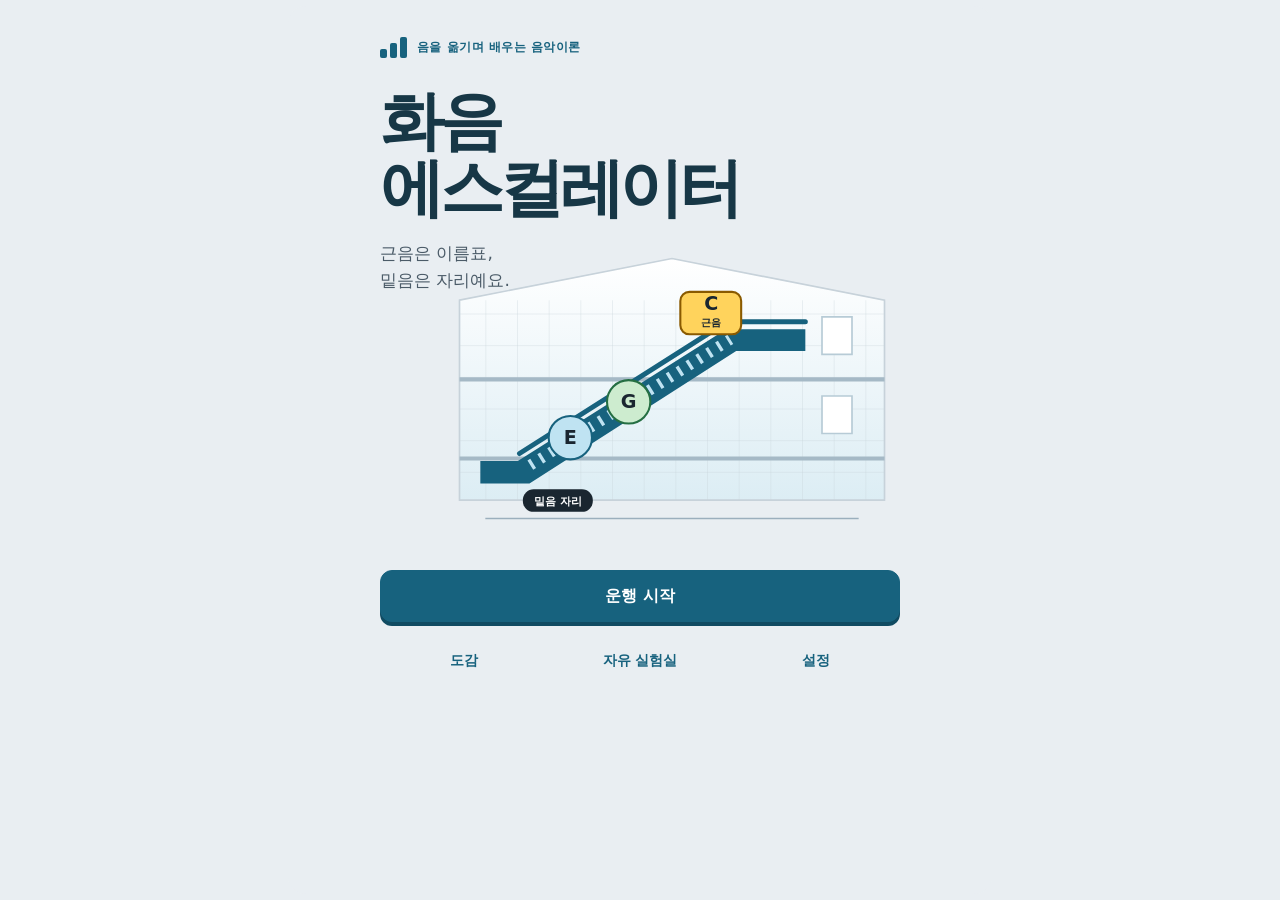
<file: index.html>
<!DOCTYPE html>
<html lang="ko">
<head>
<meta charset="utf-8">
<meta name="viewport" content="width=device-width, initial-scale=1, viewport-fit=cover">
<link rel="icon" href="data:image/svg+xml,%3Csvg xmlns='http://www.w3.org/2000/svg' viewBox='0 0 32 32'%3E%3Crect width='32' height='32' rx='8' fill='%2317627e'/%3E%3Cpath d='M6 24h7v-7h7v-7h6' fill='none' stroke='white' stroke-width='3'/%3E%3C/svg%3E">
<meta name="description" content="음을 한 옥타브씩 옮기며 근음, 밑음, 자리바꿈을 배우는 음악이론 게임">
<title>화음 에스컬레이터</title>
<style>
:root {
  --bg: #e9eef2; --panel: #ffffff; --line: #c7d2da; --ink: #1a2630; --ink-2: #4b5b68;
  --steel: #17627e; --steel-soft: #dcedf4; --good: #256f43; --warn: #8f5000; --bad: #ab3626;
  --r0: #ffd35c; --r0-edge: #8a5a00; --r1: #bfe3f2; --r1-edge: #17627e; --r2: #cdeccf; --r2-edge: #256f43; --r3: #e3d3f4; --r3-edge: #6a3fa0;
  --plainTok: #eef1f4; --lamp: #fff3c4; --cardH: 56px;
}
* { box-sizing: border-box; }
html, body { height: 100%; margin: 0; }
body { font-family: system-ui, -apple-system, "Segoe UI", Roboto, "Apple SD Gothic Neo", "Noto Sans KR", sans-serif; background: var(--bg); color: var(--ink);
  overscroll-behavior: none; -webkit-tap-highlight-color: transparent; -webkit-text-size-adjust: 100%; word-break: keep-all; overflow: hidden; }
button { font: inherit; color: inherit; margin: 0; cursor: pointer; touch-action: manipulation; user-select: none; -webkit-user-select: none; }
button:focus-visible { outline: 3px solid #0b4f8a; outline-offset: 2px; }
[hidden] { display: none !important; }

/* 틀: 다섯 줄. 무대만 늘어난다 */
#app { position: relative; height: 100vh; height: 100dvh; max-width: 720px; margin: 0 auto; display: grid; grid-template-rows: 44px var(--cardH) minmax(0, 380px) 40px 104px; align-content: space-between; gap: 6px;
  padding: calc(6px + env(safe-area-inset-top, 0px)) calc(8px + env(safe-area-inset-right, 0px)) calc(6px + env(safe-area-inset-bottom, 0px)) calc(8px + env(safe-area-inset-left, 0px)); }
#app.narrow { --cardH: 50px; }

/* HUD */
#hud { display: flex; align-items: center; gap: 8px; min-width: 0; }
#dayName { flex: 1 1 auto; min-width: 0; font-size: 15px; white-space: nowrap; overflow: hidden; text-overflow: ellipsis; }
#dots { flex: 0 0 auto; display: flex; gap: 4px; align-items: center; }
#dots i { width: 9px; height: 9px; border-radius: 50%; border: 1.5px solid var(--ink-2); background: transparent; }
#dots i.full { background: var(--ink); border-color: var(--ink); }
#dots i.half { background: linear-gradient(90deg, var(--ink) 50%, transparent 50%); border-color: var(--ink); }
#dots i.now { border-color: var(--steel); box-shadow: 0 0 0 2px var(--steel-soft); }
#soundChip { flex: 0 0 auto; height: 44px; padding: 0 12px; border-radius: 22px; border: 2px solid var(--warn); background: #fff7e8; color: var(--warn); font-size: 13px; font-weight: 700; }
#hud.nosound #dayName { display: none; }
#hud.nosound #dots { flex: 1 1 auto; }

/* 운행 카드 */
#card { display: grid; grid-template-columns: auto minmax(0, 1fr) auto; align-items: center; gap: 8px; background: var(--panel); border: 1px solid var(--line); border-radius: 12px; padding: 0 8px 0 10px; min-width: 0; }
#askTag { font-size: 12px; font-weight: 700; color: var(--steel); background: var(--steel-soft); border-radius: 8px; padding: 4px 6px; white-space: nowrap; }
#askText { margin: 0; font-size: 15px; line-height: 1.3; font-weight: 600; max-height: 2.6em; overflow: hidden; }
#app.narrow #askText { font-size: 14px; }
#plate { min-width: 58px; max-width: 96px; height: 40px; display: flex; flex-direction: column; align-items: center; justify-content: center; border: 2px solid var(--ink); border-radius: 8px; padding: 0 6px; background: #fbfcfd; }
#plate.none { visibility: hidden; }
#plate.is-bad { border-color: var(--bad); border-style: dashed; color: var(--bad); }
#plateName { font-size: 16px; line-height: 1.1; white-space: nowrap; }
#plateSub { font-size: 12px; line-height: 1.1; color: var(--ink-2); white-space: nowrap; }
#plate.is-bad #plateSub { color: var(--bad); }

/* 무대: 오선(층) 위에 음이 높이대로 선다 */
#stage { position: relative; background: var(--panel); border: 1px solid var(--line); border-radius: 12px; overflow: hidden; min-height: 0; }
#bg { position: absolute; left: 0; top: 0; width: 100%; height: 100%; display: block; }
.staffline { stroke: #7d8c98; stroke-width: 1.4; }
.ledger { stroke: #7d8c98; stroke-width: 1.4; }
.divider { stroke: var(--line); stroke-width: 1.2; }
.clef { fill: none; stroke: var(--ink); stroke-linecap: round; stroke-linejoin: round; }
.clefdot { fill: var(--ink); }
.head { stroke: var(--ink); stroke-width: 1.6; }
.beam { fill: var(--lamp); }
.esc .band { stroke: #17627e; stroke-opacity: .1; stroke-width: 12; stroke-linecap: round; }
.esc .rail { stroke: #17627e; stroke-opacity: .55; stroke-width: 1.6; stroke-dasharray: 5 4; }
.esc .tip { fill: #17627e; fill-opacity: .6; }
.esc.down .band { stroke: #8f5000; stroke-opacity: .08; }
.esc.down .rail { stroke: #8f5000; stroke-opacity: .5; }
.esc.down .tip { fill: #8f5000; fill-opacity: .55; }
.gap text { font-size: 12px; font-weight: 700; fill: var(--ink); text-anchor: middle; }
.gap rect { fill: #fff; stroke: var(--ink-2); stroke-width: 1; }
.wkey { fill: #fff; stroke: #8b99a5; stroke-width: 1; }
.bkey { fill: #26323c; }
.keymark { font-size: 12px; font-weight: 800; fill: var(--ink); text-anchor: middle; }
#tokens { position: absolute; inset: 0; }
.tok { position: absolute; left: 0; top: 0; display: flex; flex-direction: column; align-items: center; justify-content: center; gap: 1px; padding: 0; border: 2.5px solid var(--ink-2); border-radius: 50%; background: var(--plainTok);
  transition: transform .42s cubic-bezier(.3, .7, .3, 1), box-shadow .15s; will-change: transform; }
.tok b { font-size: 17px; line-height: 1; }
.tok small { font-size: 12px; line-height: 1; font-weight: 700; }
.tok.r0 { background: var(--r0); border-color: var(--r0-edge); border-radius: 9px; }
.tok.r1 { background: var(--r1); border-color: var(--r1-edge); }
.tok.r2 { background: var(--r2); border-color: var(--r2-edge); }
.tok.r3 { background: var(--r3); border-color: var(--r3-edge); }
.tok.is-sel { box-shadow: 0 0 0 3px #fff, 0 0 0 6px var(--steel); z-index: 2; }
.tok.is-off { opacity: .5; text-decoration: line-through; }
.tok.is-on { box-shadow: 0 0 0 3px #fff, 0 0 0 7px #e0a100; z-index: 3; }
.tok:disabled { cursor: default; }
#lamp { position: absolute; left: 0; top: 0; height: 18px; display: flex; align-items: center; justify-content: center; font-size: 12px; font-weight: 800; border-radius: 9px; border: 1.5px solid var(--ink-2); background: #f3f5f7; color: var(--ink-2); white-space: nowrap; padding: 0 6px; transition: transform .3s; }
#lamp.is-lit { background: var(--ink); color: #fff; border-color: var(--ink); }

/* 판독 줄 */
#readout { margin: 0; padding: 0 4px; font-size: 13.5px; line-height: 1.35; display: flex; align-items: center; overflow: hidden; }
#readout.good { color: var(--good); font-weight: 600; }
#readout.warn { color: var(--warn); font-weight: 600; }
#readout.bad { color: var(--bad); font-weight: 600; }

/* 조작부: 높이 104px 고정. 묶음은 미리 두고 숨긴다 */
#controls { display: grid; grid-template-rows: 48px 52px; gap: 4px; min-width: 0; }
#rowA, #rowB { display: flex; gap: 4px; min-width: 0; }
#chips { flex: 1 1 auto; display: flex; gap: 4px; min-width: 0; }
#controls button { border: 2px solid var(--ink-2); border-radius: 12px; background: var(--panel); font-size: 14px; font-weight: 700; min-width: 44px; padding: 0 4px; display: flex; align-items: center; justify-content: center; gap: 4px; white-space: nowrap; }
#controls button svg { width: 14px; height: 14px; fill: currentColor; flex: 0 0 auto; }
.chip, .ride, .pad { flex: 1 1 0; }
.seg { flex: 0 0 48px; }
.mini { flex: 0 0 52px; }
#btnHear { flex: 0 0 92px; }
#controls button.main, #close button.main { flex: 1 1 auto; background: var(--steel); border-color: var(--steel); color: #fff; font-size: 16px; }
#controls button.is-sel { background: var(--steel-soft); border-color: var(--steel); box-shadow: inset 0 0 0 2px var(--steel); }
#controls button.is-off { opacity: .45; text-decoration: line-through; }
#controls button:disabled { cursor: default; }
#controls button.ride:disabled { opacity: .45; }

/* 마감 */
#close { position: absolute; left: 8px; right: 8px; top: 56px; bottom: 6px; background: var(--panel); border: 1px solid var(--line); border-radius: 12px; padding: 14px; display: flex; flex-direction: column; gap: 8px; overflow: auto; }
#close h1 { margin: 0; font-size: 18px; }
#close p { margin: 0; font-size: 14px; line-height: 1.4; }
#closeList { margin: 0; padding: 0 0 0 22px; font-size: 14px; line-height: 1.7; flex: 1 1 auto; }
#closeTest { color: var(--ink-2); font-size: 12px !important; }
#close button.main { flex: 0 0 52px; border: 2px solid var(--steel); border-radius: 12px; font-weight: 700; }
@media (prefers-reduced-motion: reduce) { .tok, #lamp { transition: none; } }

/* The five-row geometry stays shared by every run. */
#homeBtn { width:44px; height:44px; flex:0 0 44px; display:grid; place-items:center; border:0; border-radius:14px; background:var(--panel); color:var(--steel); }
#homeBtn svg { width:21px; height:21px; fill:none; stroke:currentColor; stroke-width:1.8; stroke-linecap:round; stroke-linejoin:round; }
#hud { gap:6px; }
#card { box-shadow:0 2px 0 #dce4e9; }
#stage { border-color:#b7c7d1; box-shadow:inset 0 1px 0 #fff,0 2px 0 #dce4e9; }
#plate { background:linear-gradient(160deg,#fff,#edf3f6); border-width:1.5px; box-shadow:0 2px 0 #c7d2da; }
#plate.is-bad { background:#fff5f1; }
#askTag { background:transparent; padding:4px 0; }
.tok { box-shadow:0 3px 0 #bcc8d0; border-width:2px; transition:transform .42s cubic-bezier(.3,.7,.3,1),opacity .15s; }
.tok.r0 { box-shadow:0 3px 0 #c99e36,inset 0 2px 0 #fff0bd; border-radius:8px; }
.tok.r1 { box-shadow:0 3px 0 #87b9cd,inset 0 2px 0 #e2f5fc; }
.tok.r2 { box-shadow:0 3px 0 #9dc6a1,inset 0 2px 0 #e8f7e9; }
.tok.r3 { box-shadow:0 3px 0 #bea5d6,inset 0 2px 0 #f0e5fa; }
.tok.is-sel { box-shadow:0 0 0 3px #fff,0 0 0 6px var(--steel); }
.tok.is-on { box-shadow:0 0 0 3px #fff,0 0 0 7px #b88700; }
.tok.is-off { opacity:.65; }
.tok b { display:inline-flex; align-items:center; justify-content:center; }
.esc .steps { fill:none; stroke:#17627e; stroke-opacity:.55; stroke-width:1.4; stroke-linecap:round; stroke-linejoin:round; }
.esc.down .steps { stroke:#8f5000; }
.esc .rail { stroke-dasharray:none; stroke-width:1.6; }
.esc .band { stroke-width:15; }
.staffline { stroke:#8495a2; }
#lamp.is-lit { box-shadow:0 0 0 3px var(--lamp); }
#controls button { box-shadow:0 2px 0 #c7d2da; border-width:1.5px; border-radius:10px; }
#controls button:active { box-shadow:inset 0 2px 2px #d0dce3; }
#controls button.main { box-shadow:0 3px 0 #0d455b; }
#controls button.is-sel { box-shadow:inset 0 0 0 2px var(--steel); }
#readout { border-radius:8px; }
#readout.bad { background:#fff4ee; }
#readout.warn { background:#fff7e8; }
.accidental { display:inline-block; width:.58em; height:1.13em; vertical-align:-.14em; fill:currentColor; stroke:currentColor; stroke-width:1.35; stroke-linecap:round; stroke-linejoin:round; overflow:visible; }
.accidental.double-flat { width:.9em; }
.accidental path { vector-effect:non-scaling-stroke; }
#plateName .accidental { width:.55em; }
#readout .accidental { stroke-width:1.1; }
#rotateNotice { display:none; position:fixed; inset:0; z-index:90; background:var(--bg); align-items:center; justify-content:center; flex-direction:column; gap:18px; padding:24px; text-align:center; }
#rotateNotice svg { width:70px; height:70px; fill:none; stroke:var(--steel); stroke-width:2; }
[data-motion="reduced"] *,[data-motion="reduced"] *::before,[data-motion="reduced"] *::after { transition-duration:0s!important; animation-duration:0s!important; animation-delay:0s!important; }
@media (prefers-reduced-motion:reduce) { *,*::before,*::after { transition-duration:0s!important; animation-duration:0s!important; animation-delay:0s!important; } }
@media (max-height:544px) { #rotateNotice { display:flex; } }
@media (max-width:340px) { #hud { gap:4px; } #dots { gap:3px; } #soundChip { padding:0 8px; } #dayName { font-size:14px; } }
.music-acc { display:inline-block; white-space:nowrap; line-height:1; }

/* 사용자 화면은 세로로 읽고, 운행 화면은 기존의 고정 무대를 쓴다. */
.screen-panel{position:absolute;inset:6px 8px;z-index:20;background:var(--bg);overflow:auto;overscroll-behavior:contain;border-radius:18px;padding:18px 14px 24px;scrollbar-width:thin}
.screen-panel h1,.screen-panel h2,.screen-panel p{margin:0}
.screen-panel h1{font-size:25px;line-height:1.25;letter-spacing:-.04em}
.screen-panel h2{font-size:18px;line-height:1.4;letter-spacing:-.025em}
.screen-panel p{font-size:15px;line-height:1.7}
.screen-button{min-width:44px;min-height:46px;padding:10px 16px;border:1px solid #a5b7c3;border-radius:12px;background:#fff;font-size:14px;font-weight:700;display:inline-flex;justify-content:center;align-items:center;gap:6px;color:var(--ink);line-height:1.35;flex-shrink:0}
.screen-button.primary{background:var(--steel);border-color:var(--steel);color:#fff;min-height:52px;font-size:16px;box-shadow:0 4px 0 #104b62}
.screen-button.secondary{background:var(--steel-soft);border-color:var(--steel);color:var(--steel)}
.screen-button.selected,.screen-button[aria-pressed=true]{background:var(--steel-soft);border-color:var(--steel);box-shadow:inset 0 0 0 1px var(--steel)}
.screen-button:disabled{background:#e1e7eb;color:#596975;cursor:default;box-shadow:none}
.screen-heading{display:flex;align-items:flex-start;gap:14px;margin-bottom:22px;min-height:46px}
.screen-heading>div{flex:1;padding-top:2px}
.screen-heading p{font-size:13px;color:var(--ink-2);margin-top:6px}
.back-button{min-height:44px;padding:8px 12px;border-color:transparent;background:transparent;color:var(--steel)}
.screen-footer{display:flex;gap:10px;flex-wrap:wrap;margin-top:22px}
.screen-footer>.screen-button{flex:1}
.title-screen{min-height:100%;display:flex;flex-direction:column;max-width:540px;margin:auto;position:relative;padding:8px 10px 4px}
.title-brand{display:flex;gap:10px;align-items:center;margin-bottom:24px}
.title-brand p{font-size:12px;letter-spacing:.04em;color:var(--steel);font-weight:700}
.brand-mark{display:flex;gap:3px;align-items:end;height:22px}
.brand-mark i{display:block;width:7px;background:var(--steel);border-radius:2px}
.brand-mark i:nth-child(1){height:9px}.brand-mark i:nth-child(2){height:15px}.brand-mark i:nth-child(3){height:21px}
.title-screen h1{font-size:clamp(40px,8.8vw,64px);line-height:1.05;letter-spacing:-.065em;color:#173746;z-index:1}
.title-lead{font-size:17px!important;line-height:1.55!important;color:var(--ink-2);margin-top:18px!important;z-index:1}
.station-art{display:block;width:100%;margin:-12px 0 -3px;min-height:170px;flex:1;max-height:330px}
.title-actions{display:flex;flex-direction:column;gap:13px;z-index:1}
.title-links{display:flex;gap:8px;margin-top:2px}.title-links>.screen-button{flex:1;padding-left:6px;padding-right:6px;background:transparent;border-color:transparent;color:var(--steel)}
.map-list{display:flex;flex-direction:column;gap:10px;position:relative}
.day-stop{position:relative;display:flex;align-items:center;gap:14px;min-height:84px;width:100%;padding:12px;background:#fff;border:1px solid var(--line);border-radius:15px;text-align:left;z-index:1;box-shadow:0 2px 0 #d7e0e6}
.day-number{display:flex;align-items:center;justify-content:center;width:44px;height:44px;flex-shrink:0;border-radius:13px;background:var(--steel-soft);color:var(--steel);font-size:16px;font-weight:800}
.day-copy{flex:1;display:flex;flex-direction:column;gap:5px}.day-copy strong{font-size:15px}.day-copy>span{font-size:12px;color:var(--ink-2);line-height:1.5}
.day-stamp{display:flex;align-items:center;justify-content:center;font-size:12px;font-weight:800;color:var(--steel);min-width:39px;text-align:center}
.day-stop.passed .day-stamp{color:var(--good);border:2px solid var(--good);width:45px;height:45px;border-radius:50%;transform:rotate(-8deg);line-height:1.15}
.day-stop:disabled{background:#e1e7eb;color:#596975;box-shadow:none}.day-stop:disabled .day-number{background:#d2dce3;color:#596975}.day-stop:disabled .day-stamp{color:#596975}
.closing-summary{display:flex;gap:26px;align-items:center;padding:22px;background:white;border:1px solid var(--line);border-radius:18px;margin-bottom:18px}
.closing-summary>div{flex:1}.closing-summary p{font-size:13px!important;color:var(--ink-2)}.closing-summary strong{font-size:45px;letter-spacing:-.06em;line-height:1.5}.closing-summary strong small{font-size:22px;color:var(--ink-2);font-weight:500}
.stamp-art{width:95px;height:95px;border:4px double var(--good);border-radius:50%;font-size:21px;line-height:1.15;font-weight:800;color:var(--good);display:flex;align-items:center;justify-content:center;transform:rotate(-12deg);text-align:center;flex-shrink:0}
.stamp-art.pending{color:var(--steel);border-color:var(--steel)}
.result-list{list-style:none;padding:0;margin:0;display:flex;flex-direction:column;gap:2px}.result-list li{display:flex;align-items:center;gap:12px;min-height:40px;padding:5px 13px;border-bottom:1px solid #d6e0e7;font-size:14px}.result-dot{font-size:19px;color:var(--steel)}
.new-cards{margin-top:20px;padding:16px;border-radius:12px;background:#fff3c4}.new-cards h2{font-size:15px}.new-cards p{margin-top:7px;font-size:14px}.test-caption{font-size:12px!important;color:var(--ink-2);text-align:center;margin-top:18px!important}
.discovery-visual{border:1px solid var(--line);background:#fff;border-radius:18px;overflow:hidden;padding:12px 0 16px}.mini-stage{display:block;width:100%;height:auto}.diagram-symbol{font-size:23px;font-weight:800;text-align:center;color:var(--steel);letter-spacing:-.03em}.discovery-text{font-size:18px!important;line-height:1.8!important;margin:24px 4px!important;letter-spacing:-.025em}
.scene-pages{display:flex;gap:7px;flex-wrap:wrap;justify-content:center}.scene-pages .screen-button{font-size:13px;padding:9px 12px;min-height:44px}
.book-grid{display:grid;grid-template-columns:repeat(2,minmax(0,1fr));gap:12px}.book-card{display:flex;flex-direction:column;justify-content:space-between;align-items:flex-start;min-height:144px;padding:16px;border:1px solid #a8bfce;border-radius:15px;background:#fff;text-align:left;box-shadow:0 3px 0 #cfdae2}
.book-card>span{font-size:12px;color:var(--steel);font-weight:700}.book-card strong{font-size:16px;line-height:1.45;margin:12px 0;letter-spacing:-.035em}.book-card small{font-size:12px;color:var(--ink-2)}.book-card.locked{background:#dfe6eb;border-color:#c7d2da;color:#596975;box-shadow:none}.book-card.locked>span{color:#596975}
.card-detail{padding:18px;border:2px solid var(--steel);background:white;border-radius:16px;margin-bottom:20px}.card-detail .eyebrow{font-size:12px;font-weight:700;color:var(--steel)}.card-detail h2{margin:8px 0 0!important}.card-detail p{margin:10px 0 18px!important}.card-detail .mini-stage{margin:14px 0}
.sub-heading{margin:26px 0 13px!important}.scene-list{display:grid;grid-template-columns:repeat(2,minmax(0,1fr));gap:8px}.scene-list .screen-button{padding:10px 7px}
.stat-grid{display:grid;grid-template-columns:repeat(3,minmax(0,1fr));gap:9px}.stat-grid>div{display:flex;flex-direction:column;gap:10px;padding:19px 8px;text-align:center;border:1px solid var(--line);background:white;border-radius:14px}.stat-grid strong{font-size:30px;color:var(--steel)}.stat-grid span{font-size:12px;color:var(--ink-2)}
.cause-list{list-style:none;padding:0;margin:0}.cause-list li{display:flex;gap:10px;justify-content:space-between;padding:15px 0;border-bottom:1px solid var(--line);font-size:14px;line-height:1.5}.cause-list b{flex-shrink:0;color:var(--steel)}.empty-note{padding:18px;background:white;border-radius:12px;font-size:14px!important;color:var(--ink-2)}.history-list{background:white;border:1px solid var(--line);border-radius:14px;padding:4px 16px}.history-list>div{display:flex;gap:16px;justify-content:space-between;border-bottom:1px solid #dde5eb;padding:14px 0;font-size:14px}.history-list>div:last-child{border:0}.history-list strong{color:var(--steel);white-space:nowrap}
.settings-list{background:#fff;border:1px solid var(--line);border-radius:15px;padding:0 15px}.settings-list label{display:flex;justify-content:space-between;align-items:center;gap:15px;min-height:70px;border-bottom:1px solid #dce5eb;font-size:14px}.settings-list label:last-child{border:0}.settings-list input[type=range]{width:45%;min-height:44px;accent-color:var(--steel)}.settings-list input[type=checkbox]{width:44px;height:44px;accent-color:var(--steel)}.settings-list select{font:inherit;min-height:44px;max-width:57%;padding:8px;border:1px solid #a5b7c3;border-radius:8px;background:#f5f8fa;color:var(--ink)}.settings-actions{display:flex;flex-wrap:wrap;gap:10px;margin-top:20px}.settings-actions .screen-button{flex:1}.reset-area{border-top:1px solid #c7d2da;margin-top:28px;padding-top:20px}.reset-area h2{font-size:16px}.reset-area p{font-size:13px;color:var(--ink-2);margin:8px 0 14px}.reset-area .screen-button{margin-right:6px}.screen-button.danger{color:var(--bad);border-color:var(--bad);background:#fff}.storage-note{color:var(--warn);font-size:13px!important;margin-top:16px!important}
.test-summary{padding:30px 20px;background:white;border:1px solid var(--line);border-radius:16px;text-align:center}.test-summary strong{font-size:40px;color:var(--steel)}.test-summary p{font-size:14px}.test-results{font-size:13px;line-height:1.8;padding-left:20px}
@media(min-width:600px){.screen-panel{padding:30px 36px}.title-screen{padding:0 10px}.book-grid{grid-template-columns:repeat(3,minmax(0,1fr))}.title-brand{margin-bottom:30px}.station-art{margin-top:-62px;margin-left:42px;width:calc(100% - 20px)}.title-actions{margin-top:12px}.scene-list{grid-template-columns:repeat(3,minmax(0,1fr))}}
@media(max-height:640px){.screen-panel{padding-top:12px}.title-brand{margin-bottom:14px}.title-screen h1{font-size:40px}.title-lead{font-size:15px!important;margin-top:10px!important}.station-art{max-height:190px;margin-top:-10px;min-height:100px}.title-screen{padding-top:0}.title-actions{gap:10px}.title-links .screen-button{min-height:44px}.screen-heading{margin-bottom:16px}}
@media(prefers-reduced-motion:reduce){.screen-panel *{animation:none!important;transition:none!important}}

.homeBtn { width:44px;height:44px;flex:0 0 44px;border:0;border-radius:12px;background:var(--steel-soft);color:var(--steel);display:grid;place-items:center;padding:10px; }
.homeBtn svg { width:23px;height:23px;fill:currentColor; }
#labPanel { position:absolute;top:57px;left:8px;right:8px;z-index:4;display:flex;gap:6px;flex-wrap:wrap;padding:8px;background:var(--panel);border:1px solid var(--line);border-radius:12px; }
#labPanel label { display:flex;align-items:center;gap:4px;font-size:12px;flex:1; }
#labPanel select { height:44px;max-width:120px;flex:1;min-width:0;font:inherit;border:1px solid var(--line);border-radius:8px;background:white; }
.labMasks { display:flex;gap:4px;width:100%; }
.labMasks button { font:inherit;font-size:12px;flex:1;min-height:44px;border:1px solid var(--steel);border-radius:8px;color:var(--steel);background:white;padding:4px; }
.labMasks button[aria-pressed=true] { background:var(--steel-soft); }
#tutorial { position:absolute;top:calc(44px + var(--cardH) + 18px);left:50%;transform:translateX(-50%);background:var(--ink);color:white;padding:7px 12px;border-radius:10px;z-index:5;font-size:12px;max-width:calc(100% - 28px);white-space:nowrap;pointer-events:none; }
#rotateNotice { position:absolute;inset:0;z-index:20;background:var(--bg);display:grid;place-items:center;font-weight:700; }
html[data-motion=reduced] * { transition-duration:0s!important;animation-duration:0s!important; }

#labOptionsBtn,#closeLabOptions {min-height:44px;border:1px solid var(--steel);border-radius:8px;background:var(--steel-soft);color:var(--steel);font:inherit;font-size:12px;padding:5px;}

#soundCheck{position:fixed;inset:0;display:grid;place-items:center;background:#142f3d88;z-index:100;padding:24px;}
#soundCheck>div{background:white;border-radius:20px;padding:24px;max-width:340px;width:100%;box-shadow:0 10px 50px #1234;}
#soundCheck h2{margin:0 0 12px;font-size:22px;}
#soundCheck p{font-size:15px;line-height:1.6;}
#soundCheck button{min-height:48px;padding:10px 16px;border-radius:10px;border:1px solid var(--steel);background:var(--steel-soft);color:var(--steel);font-size:15px;margin-right:6px;}

.inLab #askTag{display:none;}
.inLab #card{grid-template-columns:minmax(0,1fr) auto auto;gap:5px;}
.inLab #labOptionsBtn{max-width:60px;white-space:normal;}

</style>
</head>
<body>
<div id="app">
  <header id="hud">
    <button id="homeBtn" type="button" aria-label="운행일 지도로" class="homeBtn"><svg viewBox="0 0 24 24" aria-hidden="true"><path d="M4 10 12 3l8 7v11h-6v-7h-4v7H4z"/></svg></button><b id="dayName"></b>
    <span id="dots" role="img" aria-label="진행"></span>
    <button id="soundChip" type="button" hidden>소리 켜기</button>
  </header>
  <section id="card" aria-label="운행 카드">
    <span id="askTag"></span>
    <p id="askText"></p>
    <div id="plate"><b id="plateName"></b><small id="plateSub"></small></div><button id="labOptionsBtn" type="button" hidden>화음 설정</button>
  </section>
  <section id="stage" aria-label="무대">
    <svg id="bg" aria-hidden="true" focusable="false"><g id="bgStatic"></g><g id="bgDyn"></g></svg>
    <div id="lamp" aria-hidden="true"></div>
    <div id="tokens"></div>
  </section>
  <p id="readout" role="status" aria-live="polite"></p>
  <section id="controls" aria-label="조작">
    <div id="rowA">
      <button id="btnA" type="button" class="seg" hidden>A</button>
      <button id="btnB" type="button" class="seg" hidden>B</button>
      <button id="btnDown" type="button" class="ride" hidden><svg viewBox="0 0 16 16" aria-hidden="true"><path d="M2 5h12L8 13z"/></svg><span>내리기</span></button>
      <button id="btnReset" type="button" class="mini" hidden>처음</button>
      <div id="chips" hidden></div>
      <button id="btnUp" type="button" class="ride" hidden><svg viewBox="0 0 16 16" aria-hidden="true"><path d="M2 11h12L8 3z"/></svg><span>올리기</span></button>
      <button id="padBass" type="button" class="pad" hidden>밑음 치기</button>
      <button id="padUpper" type="button" class="pad" hidden>윗음 치기</button>
    </div>
    <div id="rowB">
      <button id="btnHear" type="button">듣기</button>
      <button id="btnOk" type="button" class="main">확정</button>
    </div>
  </section>
  <section id="screenPanel" hidden aria-label="메뉴"></section>
  <section id="labPanel" hidden aria-label="자유 실험실 설정"></section>
  <div id="soundCheck" hidden role="dialog" aria-modal="true" aria-label="소리 확인"><div><h2>소리가 들리나요?</h2><p>가장 낮은 C 음을 들려드려요.</p><button type="button" data-sound-check="yes">들려요</button><button type="button" data-sound-check="no">안 들려요</button></div></div>
  <div id="tutorial" hidden role="status"></div>
  <div id="rotateNotice" hidden>세로로 돌려 주세요</div>

</div>
<script>

// SOURCE theory.js
// ═══ 1 THEORY ═══ 이론 엔진. 표를 두지 않고 공식 둘(장음계, 3도 쌓기)에서 만든다. 화면과 소리를 부르지 않는다
const MAJOR = [2, 2, 1, 2, 2, 2, 1];                                              // 장음계 공식: 온 온 반 온 온 온 반
const LETTERS = "CDEFGAB";
const NAT = MAJOR.slice(0, -1).reduce((a, s) => a.concat(a[a.length - 1] + s), [0]);   // 자연음의 반음값 = 공식의 누적합
const OCT = MAJOR.reduce((a, b) => a + b, 0), STEPS = MAJOR.length;               // 한 옥타브 = 반음 12개 = 글자(오선 자리) 7개
const M3 = NAT[2] - NAT[0], m3 = NAT[4] - NAT[2];                                 // 장3도(C–E), 단3도(E–G)
const hz = (midi) => 440 * Math.pow(2, (midi - 69) / 12);                         // 주파수 공식. 이것만 쓴다
const ACC = { bb: -2, b: -1, "": 0, "#": 1, x: 2 };
const ACC_TXT = ["𝄫", "♭", "", "♯", "𝄪"], ACC_KO = ["더블플랫", "플랫", "", "샵", "더블샵"];
const QUAL = {                                                                    // 3도 쌓기 공식(아래에서 위로). M 장3도, m 단3도
  "": { stack: "Mm", ko: "장3화음" }, m: { stack: "mM", ko: "단3화음" },
  dim: { stack: "mm", ko: "감3화음" }, aug: { stack: "MM", ko: "증3화음" },
  M7: { stack: "MmM", ko: "장7화음" }, 7: { stack: "Mmm", ko: "딸림7화음" }, m7: { stack: "mMm", ko: "단7화음" },
  m7b5: { stack: "mmM", ko: "반감7화음" }, dim7: { stack: "mmm", ko: "감7화음" },
};
const INV_KO = ["기본 위치", "첫째 자리바꿈", "둘째 자리바꿈", "셋째 자리바꿈"];     // 밑음이 근음 · 3음 · 5음 · 7음일 때
const INV_HAN = ["기본위치", "제1전위", "제2전위", "제3전위"];                       // 같은 것의 한자말(교재 표기)
const degKo = (k) => (k ? 2 * k + 1 + "음" : "근음");                              // 구성음의 이름: 근음, 3음, 5음, 7음

// 음: { l 글자(0~6), a 기호(−2~2), o 옥타브 }. 글자와 기호를 따로 둔다. E♯을 F로 바꾸지 않는다
const pc = (s) => { const m = /^([A-G])(bb|b|x|#)?$/.exec(s); return m ? { l: LETTERS.indexOf(m[1]), a: ACC[m[2] || ""] } : null; };
const note = (s) => { const m = /^([A-G](?:bb|b|x|#)?)(\d)$/.exec(s), p = m && pc(m[1]); return p ? { l: p.l, a: p.a, o: +m[2] } : null; };
const midi = (n) => OCT * (n.o + 1) + NAT[n.l] + n.a;                             // 건반 번호
const pos = (n) => STEPS * n.o + n.l;                                             // 오선 자리. 기호는 자리를 바꾸지 않는다
const pcName = (p) => LETTERS[p.l] + ACC_TXT[p.a + 2];                            // 화면에 적는 이름
const pcAscii = (p) => LETTERS[p.l] + Object.keys(ACC).find((key) => ACC[key] === p.a);
const pcSay = (p) => LETTERS[p.l] + (p.a ? " " + ACC_KO[p.a + 2] : "");            // 화면 읽기에 주는 이름

// 화음: 이름에서 구성음을 만든다. 근음에서 한 글자씩 건너며 공식의 3도를 쌓는다
function chord(id) {
  const m = /^([A-G](?:bb|b|x|#)?)(.*)$/.exec(id), q = m && QUAL[m[2]];
  if (!q) return null;
  const root = pc(m[1]), tones = [root];
  let semi = NAT[root.l] + root.a;
  for (let k = 1; k <= q.stack.length; k++) {
    semi += q.stack[k - 1] === "M" ? M3 : m3;
    const l = (root.l + 2 * k) % STEPS;                                           // 3도 위의 글자: 한 글자를 건넌다
    tones.push({ l, a: ((((semi - NAT[l]) % OCT) + OCT + 6) % OCT) - 6 });         // 그 글자에 붙는 기호
  }
  return { id, sym: pcName(root) + m[2].replace("b5", "(♭5)"), ko: q.ko, root, tones, n: tones.length };
}

// 배치: 구성음마다 { k 몇째 구성음, o 옥타브 }. v1.0의 배치는 구성음이 하나씩이고 k 순서로 둔다
const noteAt = (ch, x) => ({ l: ch.tones[x.k].l, a: ch.tones[x.k].a, o: x.o });
const midiAt = (ch, x) => midi(noteAt(ch, x));
const posAt = (ch, x) => pos(noteAt(ch, x));
const voicing = (ch, s) => s.split(" ").map((t) => { const n = note(t); return { k: n ? ch.tones.findIndex((c) => c.l === n.l && c.a === n.a) : -1, o: n ? n.o : 0 }; });
const byMember = (v) => v.slice().sort((x, y) => x.k - y.k);
const isPlain = (ch, v) => v.length === ch.n && byMember(v).every((x, i) => x.k === i);   // 구성음이 빠짐없이 하나씩
const order = (ch, v) => v.map((_, i) => i).sort((i, j) => midiAt(ch, v[i]) - midiAt(ch, v[j]));   // 낮은 순서로 늘어놓은 색인
const bassIx = (ch, v) => order(ch, v)[0];                                        // 밑음 = 실제로 가장 낮은 음. 배열의 첫 원소가 아니다
const topIx = (ch, v) => order(ch, v)[v.length - 1];
const inversion = (ch, v) => v[bassIx(ch, v)].k;                                  // 자리바꿈 번호 = 밑음이 몇째 구성음인가
const move = (v, i, d) => v.map((x, j) => (j === i ? { k: x.k, o: x.o + d } : x));   // 한 음을 옥타브만 옮긴다. 글자와 기호는 그대로
const rideUp = (ch, v) => move(v, bassIx(ch, v), 1);                              // 올리기: 가장 낮은 음이 한 옥타브 위로
const rideDown = (ch, v) => move(v, topIx(ch, v), -1);                            // 내리기: 가장 높은 음이 한 옥타브 아래로
const span = (ch, v) => midiAt(ch, v[topIx(ch, v)]) - midiAt(ch, v[bassIx(ch, v)]);
const isClose = (ch, v) => span(ch, v) < OCT;                                     // 밀집 배치: 모든 음이 한 옥타브 안
const sameV = (a, b) => a.length === b.length && a.every((x) => b.some((y) => y.k === x.k && y.o === x.o));
const gaps = (ch, v) => { const o = order(ch, v); return o.slice(1).map((i, j) => posAt(ch, v[i]) - posAt(ch, v[o[j]]) + 1); };   // 이웃한 음 사이의 도수
const isStack = (ch, v) => gaps(ch, v).every((g) => g === 3);                     // 3도로만 쌓였는가
const FRAME = { lo: pos(note("C4")), hi: pos(note("C6")) };                       // 무대의 층: C4부터 C6까지 오선 자리 15개
const inFrame = (ch, v, f = FRAME) => v.every((x) => posAt(ch, x) >= f.lo && posAt(ch, x) <= f.hi);
function closeV(ch, inv, lo = FRAME.lo) {                                         // 밀집 배치: inv째 구성음을 lo 자리 이상에서 가장 낮게 놓고 구성 순서대로 쌓는다
  const v = [];
  let prev = null;
  for (let j = 0; j < ch.n; j++) {
    const k = (inv + j) % ch.n;
    let o = 0;
    while (prev === null ? posAt(ch, { k, o }) < lo : midiAt(ch, { k, o }) <= prev) o++;
    v.push({ k, o });
    prev = midiAt(ch, { k, o });
  }
  return byMember(v);
}
const vText = (ch, v, oct = true) => order(ch, v).map((i) => pcName(ch.tones[v[i].k]) + (oct ? v[i].o : "")).join(" ");   // 낮은 음부터 적는다
const vAscii = (ch, v) => order(ch, v).map((i) => pcAscii(ch.tones[v[i].k]) + v[i].o).join(" ");
const symOfInv = (ch, k) => ch.sym + (k ? "/" + pcName(ch.tones[k]) : "");        // 슬래시 왼쪽은 화음, 오른쪽은 밑음
const symbolOf = (ch, v) => symOfInv(ch, inversion(ch, v));
function slash(s) {                                                               // 심벌 읽기: 밑음이 근음인가, 다른 구성음인가(자리바꿈), 화음 밖의 음인가
  const [c, b] = s.split("/"), ch = chord(c), p = b === undefined ? null : pc(b);
  if (!ch || (b !== undefined && !p)) return null;
  const k = p ? ch.tones.findIndex((t) => t.l === p.l && t.a === p.a) : 0;
  return { ch, bass: p || ch.root, k, kind: k < 0 ? "outside" : k ? "inversion" : "root" };
}
function rootLetter(letters) {                                                    // 이름 없이 근음 찾기: 어느 글자에서 한 글자씩 건너 나머지에 모두 닿는가
  const set = [...new Set(letters)];
  return set.find((r) => set.every((l) => { const d = (l - r + STEPS) % STEPS; return d % 2 === 0 && d / 2 < set.length; }));
}
function reach(ch, v0, free, f = FRAME) {                                         // 허용된 조작으로 갈 수 있는 배치 전부와 최소 조작 수(너비 우선)
  const key = (v) => byMember(v).map((x) => x.k + "." + x.o).join(" "), seen = new Map([[key(v0), { v: v0, d: 0 }]]), q = [v0];
  while (q.length) {
    const v = q.shift(), d = seen.get(key(v)).d;
    const next = free ? v.flatMap((_, i) => [move(v, i, 1), move(v, i, -1)]) : [rideUp(ch, v), rideDown(ch, v)];
    for (const w of next) if (inFrame(ch, w, f) && !seen.has(key(w))) { seen.set(key(w), { v: w, d: d + 1 }); q.push(w); }
  }
  return [...seen.values()];
}


// SOURCE words.js
// 표시 낱말은 한 곳에서 바꾼다. 검사는 학습 설정을 저장하지 않고 격리한다.
let wordTestSettings = null;
function wordSettings() {
  return wordTestSettings || (typeof saveData !== "undefined" ? saveData.settings : { bassWord: "밑음", invWord: "자리바꿈" });
}
function withWords(settings, fn) {
  const previous = wordTestSettings;
  wordTestSettings = settings;
  try { return fn(); } finally { wordTestSettings = previous; }
}
const WORDS = {
  root: "근음", rootEn: "Root", bassEn: "Bass",
  get bass() { return wordSettings().bassWord || "밑음"; },
  get inv() { return INV_KO.map((text, k) => wordSettings().invWord === "전위" ? ["기본위치", "제1전위", "제2전위", "제3전위"][k] : text); },
  get invShort() { return wordSettings().invWord === "전위" ? ["기본위치", "제1전위", "제2전위", "제3전위"] : INV_SHORT; }
};
const invName = k => WORDS.inv[k];
const invShort = k => WORDS.invShort[k];
function translateWords(text) {
  let result = String(text);
  if (wordSettings().bassWord === "베이스") {
    result = result.replaceAll("밑음은", "베이스는").replaceAll("밑음이", "베이스가")
      .replaceAll("밑음을", "베이스를").replaceAll("밑음과", "베이스와")
      .replaceAll("밑음으로", "베이스로").replaceAll("밑음이에요", "베이스예요")
      .replaceAll("밑음", "베이스");
  }
  if (wordSettings().invWord === "전위") {
    for (const [oldWord, newWord] of [["첫째 자리바꿈", "제1전위"], ["둘째 자리바꿈", "제2전위"], ["셋째 자리바꿈", "제3전위"]]) {
      result = result.replaceAll(oldWord + "이에요", newWord + "예요")
        .replaceAll(oldWord + "은", newWord + "는").replaceAll(oldWord + "이", newWord + "가")
        .replaceAll(oldWord + "을", newWord + "를").replaceAll(oldWord, newWord);
    }
    result = result.replaceAll("기본 위치", "기본위치").replaceAll("자리바꿈", "전위");
  }
  return result;
}


// SOURCE flow.js
// ═══ 2 FLOW ═══ 문제 모델과 흐름. 씨앗에서 정답, 보기, 까닭, 문장을 만든다. 화면과 소리를 부르지 않는다
const ASK_KO = { low: "밑음 찾기", root: "근음 찾기", both: "둘 다 찾기", make: "만들기", name: "이름 붙이기", same: "함정 탐정", fix: "이름표 수리" };
const INV_SHORT = ["기본 위치", "첫째", "둘째", "셋째"];

// 조사: 앞말의 받침을 보고 고른다. 음이름 글자(C~B)와 m(마이너)은 받침이 없고, 7(칠)과 ♯(샵) ♭(플랫)은 받침이 있다
const lastOf = (w) => Array.from(w).pop();
function batchim(w) {                                                             // 0 받침 없음, 1 받침 있음, 2 ㄹ받침
  const c = lastOf(w), u = c.codePointAt(0);
  if (u >= 0xac00 && u <= 0xd7a3) { const f = (u - 0xac00) % 28; return f === 0 ? 0 : f === 8 ? 2 : 1; }
  if (c >= "0" && c <= "9") return "178".includes(c) ? 2 : "036".includes(c) ? 1 : 0;
  return ACC_TXT.includes(c) && c ? 1 : 0;
}
const josa = (w, pair) => w + pair.split("/")[batchim(w) ? 0 : 1];                // josa("C", "은/는") → "C는"
const ro = (w) => w + (batchim(w) === 1 ? "으로" : "로");
const ye = (w) => w + (batchim(w) ? "이에요" : "예요");
const raseo = (w) => w + (batchim(w) ? "이라서" : "라서");

// 씨앗으로 섞기: 같은 문제는 늘 같은 순서
function rng(seed) { let a = seed >>> 0; return () => { a = (a + 0x6d2b79f5) >>> 0; let t = Math.imul(a ^ (a >>> 15), 1 | a); t = (t + Math.imul(t ^ (t >>> 7), 61 | t)) ^ t; return ((t ^ (t >>> 14)) >>> 0) / 4294967296; }; }
const hash = (s) => { let h = 2166136261; for (const c of s) h = Math.imul(h ^ c.charCodeAt(0), 16777619); return h >>> 0; };
function shuffled(arr, seed) { const r = rng(seed), a = arr.slice(); for (let i = a.length - 1; i > 0; i--) { const j = Math.floor(r() * (i + 1)); [a[i], a[j]] = [a[j], a[i]]; } return a; }

// 문제 모델: 씨앗(방식, 화음, 처음 배치, 목표)에서 단계와 정답을 만든다
function build(job, day = {}) {
  const ch = chord(job.chord), v0 = byMember(voicing(ch, job.from)), nm = (k) => pcName(ch.tones[k]);
  const m = { id: job.id, ask: job.ask, tag: ASK_KO[job.ask], ch, v0, help: !!job.help, final: !!job.final, free: job.free !== undefined ? !!job.free : !!day.free,
    roles: job.roles !== false, plain: !!job.plain, blind: !!job.blind, row: job.row ? voicing(ch, job.row).map((x) => x.k) : null, steps: [], by: "", text: "" };
  if (job.ask === "low") { m.steps.push({ kind: "pick", want: "bass" }); m.text = m.plain ? "가장 낮은 음을 골라 주세요." : "밑음을 골라 주세요."; }
  if (job.ask === "root") { m.steps.push({ kind: "pick", want: "root", tool: m.blind }); m.text = m.blind ? "이름표가 가려졌어요. 근음을 찾아 주세요." : "근음을 골라 주세요."; }
  if (job.ask === "both") { m.steps.push({ kind: "pick", want: "root" }, { kind: "pick", want: "bass" }); m.text = "근음과 밑음을 차례로 골라 주세요."; }
  if (job.ask === "make") {
    const to = job.to;
    if (to === "keep") { m.by = "keep"; m.target = { keep: true }; m.text = "밑음은 그대로 두고 다른 음 하나를 옮겨 주세요."; }
    else if (to.inv !== undefined) { m.by = "inv"; m.target = { k: to.inv }; m.text = josa(invName(to.inv), "을/를") + " 만들어 주세요."; }
    else if (to.sym) { const s = slash(to.sym); m.by = "sym"; m.target = { k: s && s.ch.id === ch.id ? s.k : -1 }; m.text = josa(symOfInv(ch, Math.max(0, m.target.k)), "을/를") + " 만들어 주세요."; }
    else { const p = pc(to.bass); m.by = "bass"; m.target = { k: ch.tones.findIndex((t) => t.l === p.l && t.a === p.a) }; m.text = josa(pcName(p), "이/가") + " 가장 낮게 서도록 만들어 주세요."; }
    m.steps.push({ kind: "ride" });
  }
  if (job.ask === "name") {
    const t = inversion(ch, v0);
    let cs = ch.tones.map((_, k) => ({ label: job.by === "sym" ? symOfInv(ch, k) : invShort(k), tag: "inv", k }));
    if (job.by === "sym" && job.trap && t) cs = shuffled([cs[t], cs[0], { label: nm(t) + "/" + nm(0), tag: "swap" }, { label: nm(t) + ch.sym.slice(nm(0).length), tag: "newroot" }], hash(job.id));
    m.by = job.by === "sym" ? "sym" : "inv";
    m.steps.push({ kind: "choose", choices: cs, answer: cs.findIndex((c) => c.tag === "inv" && c.k === t) });
    m.text = m.by === "sym" ? "이 화음의 이름표를 골라 주세요." : "이 화음은 어느 자리일까요?";
  }
  if (job.ask === "same") {
    m.vb = byMember(voicing(ch, job.b));
    m.steps.push({ kind: "judge", choices: [{ label: "같아요" }, { label: "달라요" }], answer: inversion(ch, v0) === inversion(ch, m.vb) ? 0 : 1 });
    m.text = "A와 B는 같은 자리바꿈일까요?";
  }
  if (job.ask === "fix") {                                                        // 잘못 붙은 이름표: 화음 이름이 틀렸나, 밑음이 틀렸나, 둘 다인가
    const t = inversion(ch, v0), lab = slash(job.label), okCh = lab.ch.id === ch.id, okBass = lab.bass.l === ch.tones[t].l && lab.bass.a === ch.tones[t].a;
    m.label = lab.ch.sym + (job.label.includes("/") ? "/" + pcName(lab.bass) : "");
    m.labelOk = [okCh, okBass];
    m.steps.push({ kind: "cause", choices: [{ label: "화음 이름" }, { label: "밑음" }, { label: "둘 다" }], answer: okCh ? 1 : okBass ? 0 : 2 });
    m.steps.push({ kind: "choose", choices: ch.tones.map((_, k) => ({ label: symOfInv(ch, k), tag: "inv", k })), answer: t });
    m.by = "sym"; m.text = "잘못 붙은 이름표를 고쳐 주세요.";
  }
  m.steps.push({ kind: "listen" });
  m.tag = translateWords(m.tag);
  m.text = translateWords(m.text);
  for (const st of m.steps) if (st.choices) st.choices.forEach(c => { c.label = translateWords(c.label); });
  return m;
}

const kept = (m, v) => { const b = inversion(m.ch, m.v0); return inversion(m.ch, v) === b && v[b].o === m.v0[b].o && !sameV(v, m.v0); };   // 밑음은 그 자리, 윗음만 옮김
function right(m, s) {                                                            // 지금 단계의 답이 맞는가. 자리바꿈은 가장 낮은 음으로만 판정한다
  const st = m.steps[s.step];
  if (st.kind === "pick") return s.sel === (st.want === "root" ? 0 : inversion(m.ch, s.v));
  if (st.kind === "ride") return m.target.keep ? kept(m, s.v) : inversion(m.ch, s.v) === m.target.k;
  return s.choice === st.answer;
}
function fixV(m, s) {                                                             // 두 번째 오답 뒤에 고쳐 줄 배치: 지금 배치에서 가장 적게 옮겨 닿는 정답
  const pool = m.target.keep ? reach(m.ch, m.v0, true).filter((x) => kept(m, x.v)) : reach(m.ch, s.v, m.free).filter((x) => inversion(m.ch, x.v) === m.target.k);
  return pool.sort((a, b) => a.d - b.d)[0].v;
}

// 안내 문구: 단계의 첫 안내, 오답의 까닭(1차), 교정(2차), 마무리
function prompt(m, i, v) {
  const st = m.steps[i], b = inversion(m.ch, v), nb = pcName(m.ch.tones[b]);
  if (st.kind === "pick" && st.want === "bass") return m.plain ? "높이를 보고 가장 낮은 음을 골라요." : m.help ? "밑음은 지금 가장 낮은 음이에요." : m.ask === "both" ? "이번에는 밑음을 골라요." : "밑음을 고르고 확정을 눌러요.";
  if (st.kind === "pick") return m.blind ? (m.help ? "올리기와 내리기로 3도씩 쌓아 보세요. 맨 아래가 근음이에요." : "3도로 쌓아 근음을 찾아요.") : m.help ? "근음은 화음 이름에 적힌 음이에요." : "근음을 고르고 확정을 눌러요.";
  if (st.kind === "ride") return m.help ? (m.plain ? "지금 가장 낮은 음은 " + ye(nb) + "." : "지금 밑음은 " + nb + ", " + ye(degKo(b)) + ". " + ye(invName(b)) + ".") : m.free ? "옮길 음을 누르고 올리기나 내리기를 눌러요." : "올리기와 내리기로 줄을 바꾸고 확정을 눌러요.";
  if (st.kind === "choose") return m.ask === "fix" ? "바른 이름표를 골라요." : m.by === "sym" ? (m.help ? "슬래시 오른쪽이 밑음이에요. 이름표를 골라요." : "이름표를 고르고 확정을 눌러요.") : m.help ? "밑음이 몇 음인지 보고 골라요." : "자리를 고르고 확정을 눌러요.";
  if (st.kind === "judge") return "A와 B를 번갈아 보고 골라요.";
  if (st.kind === "cause") return "이름표 " + josa(m.label, "과/와") + " 줄을 견주어 틀린 곳을 골라요.";
  return "";
}
function why(m, s) {                                                              // 1차 오답: 내 답이 어떤 생각에서 나왔는지 가려 까닭을 말한다. [부호, 문구]
  const st = m.steps[s.step], ch = m.ch, v = s.v, b = inversion(ch, v), topK = v[topIx(ch, v)].k, nm = (k) => pcName(ch.tones[k]);
  if (st.kind === "pick" && st.want === "bass") {
    const k = s.sel;
    if (m.row && !s.sorted && k === m.row[0]) return ["order", "맨 앞에 선 음이 아니에요. 줄 선 순서 말고 높이를 보세요."];
    if (k === 0 && !m.plain) return ["root", josa(nm(k), "은/는") + " 근음이에요. 밑음은 지금 가장 낮은 음이에요."];
    if (k === topK) return ["top", josa(nm(k), "은/는") + " 가장 높은 음이에요. 가장 낮은 음을 찾아요."];
    return ["higher", nm(k) + "보다 낮은 음이 있어요. 높이를 다시 보세요."];
  }
  if (st.kind === "pick") {
    const k = s.sel;
    if (m.blind) return k === b ? ["bass", "가장 낮다고 근음은 아니에요. 3도씩 쌓이게 옮겨 보세요."] : ["stack", nm(k) + " 위로는 3도씩 쌓이지 않아요. 고르게 쌓이는 맨 아래 음을 찾아요."];
    return k === b ? ["bass", josa(nm(k), "은/는") + " 지금 밑음이에요. 근음은 화음 이름에 적힌 음이에요."] : ["member", josa(nm(k), "은/는") + " " + ye(degKo(k)) + ". 근음은 화음 이름에 적힌 음이에요."];
  }
  if (st.kind === "ride") {
    if (m.target.keep) return sameV(v, m.v0) ? ["still", "아직 아무도 옮기지 않았어요. 윗음 하나를 골라 옮겨 보세요."] : b !== inversion(ch, m.v0) ? ["bass", "밑음이 " + ro(nm(b)) + " 바뀌었어요. 밑음은 두고 윗음만 옮겨요."] : ["floor", "밑음이 다른 층으로 갔어요. 밑음은 두고 윗음만 옮겨요."];
    const t = m.target.k;
    if (sameV(v, m.v0)) return ["still", "아직 그대로예요. 올리기나 내리기로 음을 옮겨 보세요."];
    if (topK === t) return ["top", josa(nm(t), "이/가") + " 가장 높이 올라갔어요. 가장 낮아야 밑음이에요."];
    if (m.by === "bass") return ["bass", "지금 가장 낮은 음은 " + ye(nm(b)) + ". " + josa(nm(t), "이/가") + " 가장 낮아야 해요."];
    if (m.by === "sym") return ["sym", "지금 이름표는 " + ye(symOfInv(ch, b)) + ". " + (t ? "슬래시 오른쪽의 음이" : "슬래시가 없으면 근음이") + " 가장 낮아야 해요."];
    return ["inv", "지금 밑음은 " + nm(b) + ", " + ye(degKo(b)) + ". " + ye(invName(b)) + "."];
  }
  if (st.kind === "judge") {
    const ba = inversion(ch, m.v0), bb = inversion(ch, m.vb), lift = m.vb.every((x, i) => x.o - m.v0[i].o === m.vb[0].o - m.v0[0].o);
    return st.answer === 0 ? ["shape", (lift ? "모두 똑같이 옮겼을 뿐이에요." : "윗음의 자리만 달라요.") + " 밑음은 둘 다 " + ye(nm(ba)) + "."] : ["bass", "밑음이 " + nm(ba) + "에서 " + ro(nm(bb)) + " 바뀌었어요. 자리바꿈도 달라요."];
  }
  if (st.kind === "cause") {
    const t = st.answer;
    if (t === 2) return ["both", "한 군데만이 아니에요. 화음 이름과 밑음을 모두 견주어 보세요."];
    if (s.choice === 2) return ["one", (t === 1 ? "화음 이름은 맞아요." : "밑음은 맞아요.") + " 틀린 곳은 한 군데예요."];
    return t === 1 ? ["chordok", "화음 이름은 맞아요. 구성음이 그대로예요. 밑음을 보세요."] : ["bassok", "가장 낮은 음은 이름표대로예요. 화음 이름을 보세요."];
  }
  const c = st.choices[s.choice], t = st.choices[st.answer].k;
  if (m.by === "inv") {
    if (c.k === topK && topK !== t) return ["top", "가장 높은 음이 아니라 가장 낮은 음으로 정해요."];
    if (c.k === t + 1) return ["ord", "하나 밀렸어요. 근음이 밑음일 때가 기본 위치예요."];
    if (c.k === 0) return ["root", "기본 위치는 근음이 밑음일 때예요. 지금 밑음을 보세요."];
    return ["inv", "밑음이 몇 음인지 보세요. " + (ch.n === 4 ? "3음 첫째, 5음 둘째, 7음 셋째예요." : "3음이면 첫째, 5음이면 둘째예요.")];
  }
  if (c.tag === "swap") return ["swap", "슬래시 왼쪽이 화음, 오른쪽이 밑음이에요."];
  if (c.tag === "newroot") return ["newroot", "밑음이 바뀌어도 화음 이름은 그대로예요."];
  if (c.k === 0) return ["noslash", "밑음이 근음이 아니면 슬래시 뒤에 밑음을 적어요."];
  if (t === 0) return ["slash", "밑음이 근음이면 슬래시를 붙이지 않아요."];
  return ["bass", "슬래시 오른쪽에는 지금 가장 낮은 음을 적어요."];
}
function mend(m, s) {                                                             // 2차 오답: 답을 놓아 주고 까닭을 말한다. 확정을 기다린다
  const st = m.steps[s.step], ch = m.ch, b = inversion(ch, s.v), nm = (k) => pcName(ch.tones[k]);
  if (st.kind === "pick" && st.want === "bass") return "가장 낮은 음은 " + ye(nm(b)) + ". 골라 두었어요. 확정을 눌러요.";
  if (st.kind === "pick") return (m.blind ? "3도로 쌓으면 맨 아래가 " + ye(nm(0)) : ch.sym + "의 근음은 " + ye(nm(0))) + ". 골라 두었어요. 확정을 눌러요.";
  if (st.kind === "ride") {
    if (m.target.keep) return "윗음 하나만 옮겼어요. 밑음은 그대로예요. 확정을 눌러요.";
    const t = m.target.k;
    return (m.by === "inv" ? degKo(t) + " " + josa(nm(t), "이/가") + " 밑음이면 " + ye(invName(t)) : m.by === "sym" ? josa(symOfInv(ch, t), "은/는") + " " + josa(nm(t), "이/가") + " 가장 낮아요" : josa(nm(t), "이/가") + " 가장 낮게 섰어요") + ". 고쳐 두었어요. 확정을 눌러요.";
  }
  if (st.kind === "judge") return why(m, s)[1];                                   // 둘 중 하나라 2차가 없다
  if (st.kind === "cause") return ["밑음은 맞고 화음 이름이 달라요.", "화음 이름은 맞고 밑음이 달라요.", "화음 이름도 밑음도 달라요."][st.answer] + " 골라 두었어요. 확정을 눌러요.";
  const t = st.choices[st.answer].k;
  return (m.by === "inv" ? "밑음 " + josa(nm(t), "은/는") + " " + ye(degKo(t)) + ". " + ye(invName(t)) : "가장 낮은 음이 " + raseo(nm(t)) + " " + ye(symOfInv(ch, t))) + ". 골라 두었어요. 확정을 눌러요.";
}
function summary(m, v) {                                                          // 마무리: 듣기 단계에 띄우는 한 줄
  const ch = m.ch, b = inversion(ch, v), nm = (k) => pcName(ch.tones[k]);
  if (m.plain) return "가장 낮은 음은 " + ye(nm(b)) + ". 낮은 음부터 들어 보세요.";
  if (m.ask === "same") {
    const bb = inversion(ch, m.vb);
    return b === bb ? "둘 다 밑음이 " + ye(nm(b)) + ". " + ye(invName(b)) + "." : "밑음이 " + josa(nm(b), "과/와") + " " + ro(nm(bb)) + " 달라요. " + josa(invShort(b), "과/와") + " " + ye(invShort(bb)) + ".";
  }
  return symOfInv(ch, b) + ". 근음 " + nm(0) + ", 밑음 " + nm(b) + ". " + ye(invName(b)) + ".";
}

// 흐름 함수: (모델, 상태, 입력)을 받아 바뀔 값만 돌려준다. 상태를 직접 고치지 않는다
const say = (tone, text, code = "") => ({ tone, text: translateWords(text), code });
const F = {
  start: (m) => ({ step: 0, v: m.v0, sel: null, choice: null, ab: 0, tries: 0, assisted: false, sorted: !m.row, off: [], fixed: false, moved: 0, last: null, done: false, msg: say("", prompt(m, 0, m.v0)) }),
  tap(m, s, k) {                                                                  // 무대의 음을 누른다: 고르기에서는 답, 만들기에서는 탈 음. 누르는 것만으로는 채점하지 않는다
    const st = m.steps[s.step];
    if (st.kind === "pick") return s.off.includes(k) ? null : { sel: k };
    if (st.kind === "ride" && m.free) return { sel: s.sel === k ? null : k };
    return null;
  },
  ride(m, s, d) {                                                                 // 올리기(+1), 내리기(−1). 탈 음을 고르지 않았으면 가장 낮은 음이 오르고 가장 높은 음이 내린다
    const st = m.steps[s.step], ch = m.ch;
    if (st.kind !== "ride" && !st.tool) return null;
    const i = st.kind === "ride" && m.free && s.sel !== null ? s.sel : d > 0 ? bassIx(ch, s.v) : topIx(ch, s.v), w = move(s.v, i, d);
    if (!inFrame(ch, w)) return { msg: say("warn", d > 0 ? "더 올라갈 층이 없어요. 내리기를 써 보세요." : "더 내려갈 층이 없어요. 올리기를 써 보세요.", "edge") };
    return { v: w, moved: s.moved + 1, fixed: false, last: { k: s.v[i].k, from: s.v[i].o, to: w[i].o, n: s.moved + 1 }, msg: say("", prompt(m, s.step, w)) };
  },
  pick(m, s, i) { const st = m.steps[s.step]; return st.choices && !s.off.includes(i) ? { choice: i } : null; },
  flip: (m, s, w) => (m.ask === "same" && s.ab !== w ? { ab: w } : null),          // A와 B를 번갈아 본다
  reset(m, s) { const st = m.steps[s.step]; return st.kind === "ride" || st.tool ? { v: m.v0, moved: 0, sel: st.kind === "ride" ? null : s.sel, fixed: false, last: null, msg: say("", prompt(m, s.step, m.v0)) } : null; },
  confirm(m, s) {                                                                 // 채점은 여기서만 한다
    const st = m.steps[s.step];
    if (st.kind === "listen") return { done: true };
    if (st.kind === "pick" && s.sel === null) return { msg: say("warn", "먼저 음을 골라 주세요.", "empty") };
    if (st.choices && s.choice === null) return { msg: say("warn", "먼저 보기를 골라 주세요.", "empty") };
    if (right(m, s)) {
      const nx = s.step + 1, last = m.steps[nx].kind === "listen";
      return { step: nx, sel: null, choice: null, tries: 0, off: [], fixed: false, sorted: true, moved: 0, last: null, msg: say("good", last ? summary(m, s.v) : prompt(m, nx, s.v)) };
    }
    if (s.tries === 0 || st.kind === "judge") {                                   // 1차: 결과를 그대로 두고 까닭을 말한다. 틀린 보기는 끈다
      const [code, text] = why(m, s);
      return Object.assign({ tries: 1, assisted: true, msg: say("bad", text, code) }, st.kind === "pick" ? { off: s.off.concat(s.sel), sel: null } : st.choices ? { off: s.off.concat(s.choice), choice: null } : {});
    }
    const text = mend(m, s);                                                      // 2차: 답을 놓아 주고 확정을 기다린다
    if (st.kind === "pick") { const a = st.want === "root" ? 0 : inversion(m.ch, s.v); return { tries: 2, fixed: true, sel: a, off: m.ch.tones.map((_, k) => k).filter((k) => k !== a), msg: say("bad", text, "mend") }; }
    if (st.kind === "ride") return { tries: 2, fixed: true, v: fixV(m, s), sel: null, last: null, msg: say("bad", text, "mend") };
    return { tries: 2, fixed: true, choice: st.answer, off: st.choices.map((_, i) => i).filter((i) => i !== st.answer), msg: say("bad", text, "mend") };
  },
  result: (s) => (s.assisted ? "half" : "full"),                                  // ● 한 번에, ◐ 도움 받음
};

// 화면에 보일 것: 판단하기 전에는 답이 되는 표시를 가린다
function show(m, s) {
  const st = m.steps[s.step], L = st.kind === "listen", ch = m.ch, v = m.ask === "same" && s.ab ? m.vb : s.v;
  const o = order(ch, v), rank = [], sorted = s.sorted || !m.row, askRoot = st.kind === "pick" && st.want === "root", askBass = st.kind === "pick" && st.want === "bass", b = v[o[0]].k;
  o.forEach((i, r) => { rank[v[i].k] = r; });
  return {
    kind: st.kind, v, n: ch.n, bass: b, sorted, col: ch.tones.map((_, k) => (sorted ? rank[k] : m.row.indexOf(k))),
    roles: !m.plain && (L || (m.roles && !askRoot)),                              // 구성음 이름과 근음 표지판
    lamp: L || (sorted && !askBass && (askRoot || st.kind === "judge" ? m.help : true)),   // 밑음 자리의 불
    plate: m.plain ? "" : L ? symOfInv(ch, b) : m.blind ? "?" : m.ask === "fix" ? m.label : st.kind === "ride" && m.help ? symOfInv(ch, b) : ch.sym,
    sub: m.plain || (m.blind && !L) ? "" : ch.ko, bad: m.ask === "fix" && !L, gaps: m.blind && m.help && !L,
    canRide: st.kind === "ride" || !!st.tool, canTap: st.kind === "pick" || (st.kind === "ride" && m.free), ab: m.ask === "same" ? s.ab : -1,
    esc: st.kind === "ride" || !!st.tool, rider: st.kind === "ride" && m.free ? s.sel : null,   // 에스컬레이터 예고선: 탈 음(고르지 않았으면 가장 낮은 음과 가장 높은 음)이 갈 자리
  };
}

// 출제 검사: 씨앗이 풀 수 있는가, 함정이 정답과 다른가
function audit(job, day = {}) {
  const e = [], m = build(job, day), ch = m.ch, need = (c, t) => { if (!c) e.push(job.id + ": " + t); };
  need(isPlain(ch, m.v0) && inFrame(ch, m.v0), "처음 배치는 구성음이 하나씩이고 무대 안이어야 한다");
  need(vAscii(ch, m.v0) === job.from, "처음 배치는 낮은 음부터 적는다");
  if (m.row) need(m.row.length === ch.n && new Set(m.row).size === ch.n && m.row.every((k) => k >= 0) && m.row[0] !== inversion(ch, m.v0), "섞인 줄은 같은 음들이고 맨 앞이 밑음이 아니어야 한다");
  if (m.ask === "make" && m.target.keep) need(m.free && reach(ch, m.v0, true).some((x) => x.d === 1 && kept(m, x.v)), "밑음을 두고 한 번에 옮길 윗음이 있어야 한다");
  if (m.ask === "make" && !m.target.keep) {
    need(m.target.k >= 0 && m.target.k !== inversion(ch, m.v0), "목표는 이 화음의 구성음이고 처음 자리와 달라야 한다");
    need(reach(ch, m.v0, m.free).some((x) => inversion(ch, x.v) === m.target.k), "허용된 조작으로 목표에 닿아야 한다");
  }
  for (const st of m.steps) if (st.choices) need(st.answer >= 0 && st.answer < st.choices.length && new Set(st.choices.map((c) => c.label)).size === st.choices.length, "보기는 서로 다르고 정답이 그 안에 있어야 한다");
  if (m.ask === "same") need(isPlain(ch, m.vb) && inFrame(ch, m.vb) && !sameV(m.v0, m.vb) && vAscii(ch, m.vb) === job.b, "B는 무대 안에 있고 A와 다른 배치여야 한다");
  if (m.ask === "fix") need(m.label !== symbolOf(ch, m.v0) && !(m.labelOk[0] && m.labelOk[1]), "이름표가 틀려 있어야 한다");
  if (m.blind) need(inversion(ch, m.v0) !== 0, "이름표를 가린 문제는 기본 위치로 내지 않는다");
  if (m.ask === "root" && !m.blind) need(inversion(ch, m.v0) !== 0 || m.help, "근음 찾기는 근음이 밑음이 아닌 배치로 낸다(첫 안내 문제는 예외)");
  if (job.final) need(!m.help, "마감 문제에는 도움이 없어야 한다");
  return e;
}

// 소리의 예약표: 무엇을 몇 초 뒤에 얼마나 길게 낼지 정한다. 소리를 내는 쪽은 이 표를 그대로 예약한다
const STEP_S = 0.5, TOGETHER_S = 1.3;
function planListen(ch, v) {                                                      // 듣기: 낮은 음부터 하나씩(밑음이 먼저), 그다음 함께
  const o = order(ch, v), n = o.length, ev = [];
  o.forEach((i, r) => ev.push({ at: r * STEP_S, dur: STEP_S * 0.92, midi: midiAt(ch, v[i]), k: v[i].k, peak: 0.3 }));
  o.forEach((i) => ev.push({ at: n * STEP_S + 0.1, dur: TOGETHER_S, midi: midiAt(ch, v[i]), k: v[i].k, peak: 0.6 / n }));
  return { ev, end: n * STEP_S + 0.1 + TOGETHER_S + 0.1, n };
}
const planRide = (ch, last) => [{ at: 0, dur: 0.12, midi: midi({ l: ch.tones[last.k].l, a: ch.tones[last.k].a, o: last.from }), k: last.k, peak: 0.22 }, { at: 0.13, dur: 0.42, midi: midi({ l: ch.tones[last.k].l, a: ch.tones[last.k].a, o: last.to }), k: last.k, peak: 0.3 }];   // 옮긴 음: 옛 높이, 새 높이
function planPad(ch, v, upper) {                                                  // 두 손 패드: 밑음만, 또는 밑음을 뺀 윗음만
  const o = order(ch, v), pick = upper ? o.slice(1) : o.slice(0, 1);
  return pick.map((i) => ({ at: 0, dur: 0.7, midi: midiAt(ch, v[i]), k: v[i].k, peak: upper ? 0.5 / pick.length : 0.34 }));
}


// SOURCE seeds.js
// ═══ 3 SEEDS ═══ 운행 씨앗. 방식, 화음, 처음 배치, 목표만 적는다. 정답, 보기, 까닭, 문장은 엔진과 문제 모델이 만든다
// ask: low 밑음 찾기 · root 근음 찾기 · both 둘 다 찾기 · make 만들기 · name 이름 붙이기 · same 함정 탐정 · fix 이름표 수리
// from: 처음 배치(낮은 음부터) · row: 섞인 줄(왼쪽부터 선 순서) · to: 목표({ bass } 가장 낮을 음, { inv } 자리 번호, { sym } 심벌, "keep" 밑음 두고 옮기기)
// by: "sym"이면 심벌로 답한다 · trap: 뒤집힌 심벌과 밑음을 근음으로 적은 이름을 보기에 넣는다 · b: 견줄 배치 · label: 잘못 붙은 이름표
// help: 지금 상태를 말해 준다 · roles: false면 구성음 이름을 가린다 · plain: 화음 이름 없이 음만 · blind: 화음 이름을 가린다 · final: 마감 운행
const DAYS = [
  { id: "d0", name: "높이 순서 줄 서기", jobs: [
    { id: "d0-01", ask: "low", chord: "C", from: "C4 E4 G4", plain: true, help: true },
    { id: "d0-02", ask: "low", chord: "C", from: "E4 G4 C5", plain: true },
    { id: "d0-03", ask: "low", chord: "C", from: "E4 G4 C5", row: "G4 C5 E4", plain: true },
    { id: "d0-04", ask: "low", chord: "C", from: "G4 C5 E5", row: "E5 G4 C5", plain: true },
    { id: "d0-05", ask: "make", chord: "C", from: "C4 E4 G4", to: { bass: "E" }, plain: true, help: true },
    { id: "d0-06", ask: "low", chord: "CM7", from: "E4 G4 B4 C5", row: "C5 G4 E4 B4", plain: true },
    { id: "d0-07", ask: "make", chord: "C", from: "C4 E4 G4", to: { bass: "G" }, plain: true, final: true },
  ] },
  { id: "d1", name: "근음 이름표", jobs: [
    { id: "d1-01", ask: "root", chord: "C", from: "C4 E4 G4", help: true },
    { id: "d1-02", ask: "root", chord: "C", from: "E4 G4 C5", help: true },
    { id: "d1-03", ask: "both", chord: "C", from: "G4 C5 E5" },
    { id: "d1-04", ask: "both", chord: "F", from: "F4 A4 C5" },
    { id: "d1-05", ask: "root", chord: "G", from: "B4 D5 G5" },
    { id: "d1-06", ask: "low", chord: "Dm", from: "A4 D5 F5" },
    { id: "d1-07", ask: "both", chord: "Am", from: "C5 E5 A5" },
    { id: "d1-08", ask: "both", chord: "Em", from: "G4 B4 E5", final: true },
  ] },
  { id: "d2", name: "첫 에스컬레이터", jobs: [
    { id: "d2-01", ask: "make", chord: "C", from: "C4 E4 G4", to: { bass: "E" }, help: true },
    { id: "d2-02", ask: "name", chord: "C", from: "E4 G4 C5", help: true },
    { id: "d2-03", ask: "make", chord: "C", from: "C4 E4 G4", to: { inv: 2 }, help: true },
    { id: "d2-04", ask: "make", chord: "C", from: "G4 C5 E5", to: { inv: 0 } },
    { id: "d2-05", ask: "name", chord: "F", from: "A4 C5 F5" },
    { id: "d2-06", ask: "make", chord: "G", from: "G4 B4 D5", to: { inv: 1 } },
    { id: "d2-07", ask: "name", chord: "G", from: "D5 G5 B5" },
    { id: "d2-08", ask: "make", chord: "F", from: "F4 A4 C5", to: { inv: 2 }, final: true },
  ] },
  { id: "d3", name: "목표 밑음", jobs: [
    { id: "d3-01", ask: "make", chord: "C", from: "C4 E4 G4", to: { bass: "G" } },
    { id: "d3-02", ask: "make", chord: "Am", from: "A4 C5 E5", to: { bass: "C" } },
    { id: "d3-03", ask: "name", chord: "Am", from: "E4 A4 C5" },
    { id: "d3-04", ask: "make", chord: "Dm", from: "F4 A4 D5", to: { bass: "D" } },
    { id: "d3-05", ask: "both", chord: "Dm", from: "A4 D5 F5" },
    { id: "d3-06", ask: "make", chord: "Em", from: "E4 G4 B4", to: { inv: 1 }, roles: false },
    { id: "d3-07", ask: "name", chord: "G", from: "B4 D5 G5", roles: false },
    { id: "d3-08", ask: "make", chord: "Am", from: "C4 E4 A4", to: { inv: 2 }, final: true },
  ] },
  { id: "d4", name: "7화음의 네 자리", jobs: [
    { id: "d4-01", ask: "both", chord: "CM7", from: "C4 E4 G4 B4" },
    { id: "d4-02", ask: "make", chord: "CM7", from: "C4 E4 G4 B4", to: { bass: "E" }, help: true },
    { id: "d4-03", ask: "name", chord: "CM7", from: "G4 B4 C5 E5" },
    { id: "d4-04", ask: "make", chord: "CM7", from: "C5 E5 G5 B5", to: { inv: 3 } },
    { id: "d4-05", ask: "name", chord: "G7", from: "F4 G4 B4 D5" },
    { id: "d4-06", ask: "make", chord: "Dm7", from: "D4 F4 A4 C5", to: { inv: 2 } },
    { id: "d4-07", ask: "root", chord: "Am7", from: "E4 G4 A4 C5" },
    { id: "d4-08", ask: "make", chord: "G7", from: "G4 B4 D5 F5", to: { inv: 1 }, final: true },
  ] },
  { id: "d5", name: "슬래시 이름표", jobs: [
    { id: "d5-01", ask: "name", chord: "C", from: "E4 G4 C5", by: "sym", help: true },
    { id: "d5-02", ask: "make", chord: "C", from: "C4 E4 G4", to: { sym: "C/G" } },
    { id: "d5-03", ask: "name", chord: "CM7", from: "B4 C5 E5 G5", by: "sym" },
    { id: "d5-04", ask: "make", chord: "Am", from: "A4 C5 E5", to: { sym: "Am/C" } },
    { id: "d5-05", ask: "name", chord: "F", from: "C5 F5 A5", by: "sym", trap: true },
    { id: "d5-06", ask: "make", chord: "G7", from: "G4 B4 D5 F5", to: { sym: "G7/F" } },
    { id: "d5-07", ask: "name", chord: "Am", from: "C4 E4 A4", by: "sym", trap: true },
    { id: "d5-08", ask: "make", chord: "FM7", from: "F4 A4 C5 E5", to: { sym: "FM7/E" }, final: true },
  ] },
  { id: "d6", name: "함정 탐정", free: true, jobs: [
    { id: "d6-01", ask: "same", chord: "C", from: "E4 G4 C5", b: "E4 C5 G5", help: true },
    { id: "d6-02", ask: "same", chord: "C", from: "C4 E4 G4", b: "E4 G4 C5" },
    { id: "d6-03", ask: "make", chord: "C", from: "C4 E4 G4", to: "keep" },
    { id: "d6-04", ask: "name", chord: "C", from: "C4 G4 E5" },
    { id: "d6-05", ask: "same", chord: "Am", from: "C4 E4 A4", b: "C5 E5 A5" },
    { id: "d6-06", ask: "same", chord: "G7", from: "D4 F4 G4 B4", b: "D4 G4 B4 F5" },
    { id: "d6-07", ask: "name", chord: "Dm7", from: "F4 C5 D5 A5" },
    { id: "d6-08", ask: "same", chord: "C", from: "E4 C5 G5", b: "G4 C5 E5", final: true },
  ] },
  { id: "d7", name: "이름표 수리점", free: true, jobs: [
    { id: "d7-01", ask: "fix", chord: "Am", from: "C4 E4 A4", label: "Am/E", help: true },
    { id: "d7-02", ask: "root", chord: "F", from: "A4 C5 F5", blind: true, help: true },
    { id: "d7-03", ask: "fix", chord: "C", from: "E4 G4 C5", label: "E" },
    { id: "d7-04", ask: "make", chord: "D", from: "D4 F#4 A4", to: { sym: "D/F#" } },
    { id: "d7-05", ask: "root", chord: "Am7", from: "E4 G4 A4 C5", blind: true },
    { id: "d7-06", ask: "fix", chord: "G7", from: "F4 G4 B4 D5", label: "F/G" },
    { id: "d7-07", ask: "name", chord: "Bb", from: "D4 F4 Bb4", by: "sym", trap: true },
    { id: "d7-08", ask: "fix", chord: "Eb", from: "Bb4 Eb5 G5", label: "Eb/G", final: true },
  ] },
];
// 스파이크의 하루: 조작마다 하나씩 열 건
const SPIKE = { id: "sp", name: "에스컬레이터 스파이크", jobs: [
  { id: "sp-1", ask: "low", chord: "C", from: "E4 G4 C5", row: "G4 C5 E4", plain: true },
  { id: "sp-2", ask: "both", chord: "C", from: "G4 C5 E5" },
  { id: "sp-3", ask: "make", chord: "C", from: "C4 E4 G4", to: { bass: "E" }, help: true },
  { id: "sp-4", ask: "make", chord: "F", from: "F4 A4 C5", to: { inv: 2 } },
  { id: "sp-5", ask: "name", chord: "CM7", from: "G4 B4 C5 E5" },
  { id: "sp-6", ask: "make", chord: "G7", from: "G4 B4 D5 F5", to: { sym: "G7/F" } },
  { id: "sp-7", ask: "same", chord: "C", from: "E4 G4 C5", b: "E4 C5 G5" },
  { id: "sp-8", ask: "make", chord: "C", from: "C4 E4 G4", to: "keep", free: true },
  { id: "sp-9", ask: "root", chord: "F", from: "A4 C5 F5", blind: true, help: true },
  { id: "sp-10", ask: "fix", chord: "Am", from: "C4 E4 A4", label: "Am/E", final: true },
] };


// SOURCE state.js
// ═══ 4 STATE + STORAGE ═══ v1 saves and one state transition point.
const $ = (id) => document.getElementById(id);
const SAVE_KEY = "ces_save_v1";
function defaultSave() {
  return {
    version: 1,
    settings: { volume: 1, muted: false, bassWord: "밑음", invWord: "자리바꿈", motion: "system", soundChecked: false },
    days: {}, cards: [], scenes: [], causes: {}, stats: { jobs: 0, full: 0, pads: 0 }, active: null,
  };
}
const copyData = (value) => JSON.parse(JSON.stringify(value));
const isRecord = (value) => value !== null && typeof value === "object" && !Array.isArray(value);
const isCount = (value) => Number.isInteger(value) && value >= 0;
function normalizeSave(raw) {
  if (!isRecord(raw) || raw.version !== 1) throw new Error("지원하지 않는 저장 형식");
  for (const key of ["settings", "days", "causes", "stats"]) if (raw[key] !== undefined && !isRecord(raw[key])) throw new Error("손상된 저장 항목");
  for (const key of ["cards", "scenes"]) if (raw[key] !== undefined && (!Array.isArray(raw[key]) || raw[key].some((x) => typeof x !== "string"))) throw new Error("손상된 목록");
  const value = defaultSave();
  value.settings = Object.assign(value.settings, raw.settings || {});
  const settings = value.settings;
  if (typeof settings.volume !== "number" || !Number.isFinite(settings.volume)) throw new Error("손상된 음량");
  settings.volume = Math.max(0, Math.min(1, settings.volume));
  if (!["밑음", "베이스"].includes(settings.bassWord) || !["자리바꿈", "전위"].includes(settings.invWord) || !["system", "reduced", "full"].includes(settings.motion)) throw new Error("손상된 설정");
  if (typeof settings.muted !== "boolean" || typeof settings.soundChecked !== "boolean") throw new Error("손상된 설정 값");
  for (const [id, day] of Object.entries(raw.days || {})) {
    if (!/^d[0-7]$/.test(id) || !isRecord(day)) throw new Error("손상된 운행일");
    const stored = Object.assign({ passed: false, stamp: 0, runs: 0, best: 0 }, day);
    if (typeof stored.passed !== "boolean" || ![0, 1, 2].includes(stored.stamp) || !isCount(stored.runs) || !isCount(stored.best) || stored.best > DAYS[+id[1]].jobs.length) throw new Error("손상된 운행일 기록");
    value.days[id] = stored;
  }
  value.cards = [...new Set(raw.cards || [])];
  value.scenes = [...new Set(raw.scenes || [])];
  for (const [code, count] of Object.entries(raw.causes || {})) {
    if (!isCount(count)) throw new Error("손상된 까닭 기록");
    value.causes[code] = count;
  }
  value.stats = Object.assign(value.stats, raw.stats || {});
  if (Object.values(value.stats).some((n) => !isCount(n))) throw new Error("손상된 통계");
  if (raw.active !== undefined && raw.active !== null) {
    const active = raw.active, day = DAYS.find((d) => d.id === active.day);
    if (!isRecord(active) || !day || !isCount(active.idx) || active.idx >= day.jobs.length || !Array.isArray(active.results) || active.results.length > day.jobs.length || active.results.some((r) => !["full", "half"].includes(r))) throw new Error("손상된 이어하기");
    const phase = active.phase || "original", review = active.review || [], reviewPos = active.reviewPos || 0;
    if (!["original", "review"].includes(phase) || !Array.isArray(review) || review.some((i) => !isCount(i) || i >= day.jobs.length - 1) || !isCount(reviewPos) || reviewPos > review.length) throw new Error("손상된 복습 위치");
    value.active = Object.assign({}, active, { phase, review, reviewPos, newCards: Array.isArray(active.newCards) ? active.newCards.filter((x) => typeof x === "string") : [] });
  }
  return value;
}
function createSaveStore(storage) {
  let memory = null;
  const store = {
    available: !!storage,
    defaults: defaultSave,
    load() {
      let raw = memory;
      if (store.available) {
        try { raw = storage.getItem(SAVE_KEY); }
        catch (error) { store.available = false; }
      }
      if (!raw) return defaultSave();
      try { return normalizeSave(JSON.parse(raw)); }
      catch (error) {
        if (store.available) {
          try { storage.setItem(SAVE_KEY + "_backup", raw); }
          catch (backupError) { store.available = false; }
        }
        memory = JSON.stringify(defaultSave());
        if (store.available) {
          try { storage.setItem(SAVE_KEY, memory); }
          catch (writeError) { store.available = false; }
        }
        return defaultSave();
      }
    },
    save(value) {
      memory = JSON.stringify(value);
      if (store.available) {
        try { storage.setItem(SAVE_KEY, memory); }
        catch (error) { store.available = false; }
      }
      return value;
    },
    reset() { return store.save(defaultSave()); },
  };
  return store;
}
let browserStorage = null;
try { browserStorage = window.localStorage; } catch (error) { /* In-memory sessions remain available. */ }
const Store = createSaveStore(browserStorage);
let saveData = Store.load();
const App = {
  day: DAYS[0], idx: 0, m: null, s: null, results: [], screen: "title", playing: false,
  session: null, sceneId: null, sceneFrame: 0, sceneReturn: "book", closeData: null, newCards: [],
};
function setState(patch) { Object.assign(App, patch); render(); }
function setFlow(patch) {
  if (!patch) return;
  let session = App.session;
  if (session && App.screen === "run" && patch.msg && patch.msg.tone === "bad" && patch.msg.code !== "mend") {
    const code = patch.msg.code;
    session = Object.assign({}, session, { pendingCauses: Object.assign({}, session.pendingCauses, { [code]: (session.pendingCauses[code] || 0) + 1 }) });
  }
  setState({ s: Object.assign({}, App.s, patch), session });
}
function stopCurrentAudio() { if (typeof stopRun === "function") stopRun(false); }
function freshSession() { return { phase: "original", review: [], reviewPos: 0, newCards: [], pendingCauses: {}, pendingPads: 0 }; }
function storedSession(active) {
  return Object.assign(freshSession(), { phase: active.phase || "original", review: active.review || [], reviewPos: active.reviewPos || 0, newCards: active.newCards || [] });
}
function writeActive(day, idx, results, session, scene) {
  saveData.active = {
    day: day.id, idx, results: results.map((r) => typeof r === "string" ? r : r.r), phase: session.phase,
    review: session.review.slice(), reviewPos: session.reviewPos, newCards: session.newCards.slice(), scene: scene || null,
  };
  Store.save(saveData);
}
function openJob(day, idx, results, session) {
  stopCurrentAudio();
  const m = build(day.jobs[idx], day);
  setState({ day, idx, m, s: F.start(m), results: results || App.results, session: session || App.session || freshSession(), screen: "run", playing: false, sceneId: null });
}
function isDayUnlocked(id) {
  const n = DAYS.findIndex((d) => d.id === id);
  return n === 0 || n > 0 && !!(saveData.days[DAYS[n - 1].id] && saveData.days[DAYS[n - 1].id].passed);
}
const SCENE_AFTER = { "d0-03": "S1", "d1-02": "S2", "d2-01": "S3", "d2-04": "S4", "d7-01": "S8" };
const SCENE_BEFORE = { d4: "S5", d5: "S6", d6: "S7" };
const SCENE_CARDS = { S1: ["bass", "height"], S2: ["root", "constant"], S4: ["cycle"], S6: ["slash"], S7: ["upper"], S8: ["gap"] };
function addCards(ids, session) {
  const newCards = session.newCards.slice();
  for (const id of ids) if (!saveData.cards.includes(id)) { saveData.cards.push(id); newCards.push(id); }
  return Object.assign({}, session, { newCards });
}
function startDay(id) {
  const day = DAYS.find((d) => d.id === id);
  if (!day || !isDayUnlocked(id)) return false;
  setState({ debug: false });
  const session = freshSession(), scene = SCENE_BEFORE[id];
  writeActive(day, 0, [], session, scene && !saveData.scenes.includes(scene) ? scene : null);
  openJob(day, 0, [], session);
  if (saveData.active.scene) showScene(saveData.active.scene, "run");
  if (id === "d0" && !saveData.settings.soundChecked) {
    setState({ soundCheck: true });
    if (typeof sound === "function") sound([{ at: 0, dur: .7, midi: 60, peak: .34 }]);
  }
  return true;
}
function resumeDay() {
  setState({ debug: false });
  const active = saveData.active;
  if (!active) return goScreen("map");
  const day = DAYS.find((d) => d.id === active.day);
  const results = active.results.map((r, i) => ({ id: day.jobs[i].id, tag: ASK_KO[day.jobs[i].ask], r }));
  openJob(day, active.idx, results, storedSession(active));
  if (active.scene) showScene(active.scene, "run");
}
function goScreen(screen) {
  stopCurrentAudio();
  setState({ screen, playing: false, confirmReset: false });
}
function showScene(id, returnScreen = "book") {
  stopCurrentAudio();
  setState({ screen: "scene", sceneId: id, sceneFrame: 0, sceneReturn: returnScreen, playing: false });
}
function sceneContinue() {
  if (App.screen !== "scene") return;
  const session = App.session || freshSession();
  const updated = App.sceneReturn === "run" ? addCards(SCENE_CARDS[App.sceneId] || [], session) : session;
  if (App.sceneReturn === "run") {
    if (!saveData.scenes.includes(App.sceneId)) saveData.scenes.push(App.sceneId);
    writeActive(App.day, App.idx, App.results, updated, null);
    openJob(App.day, App.idx, App.results, updated);
  } else goScreen(App.sceneReturn || "book");
}
const continueScene = sceneContinue;
function recordPad() {
  if (App.screen !== "run" || !App.session) return;
  setState({ session: Object.assign({}, App.session, { pendingPads: App.session.pendingPads + 1 }) });
}
function commitRunStats(result, session) {
  for (const [code, count] of Object.entries(session.pendingCauses)) saveData.causes[code] = (saveData.causes[code] || 0) + count;
  saveData.stats.pads += session.pendingPads;
  if (session.phase === "original") {
    saveData.stats.jobs++;
    if (result === "full") saveData.stats.full++;
  }
  return Object.assign({}, session, { pendingCauses: {}, pendingPads: 0 });
}
function finishDay(results, session) {
  const full = results.filter((r) => r.r === "full").length, total = App.day.jobs.length;
  const passed = full >= Math.ceil(total * 0.8), stamp = full === total ? 2 : passed ? 1 : 0;
  const previous = saveData.days[App.day.id] || { passed: false, stamp: 0, runs: 0, best: 0 };
  saveData.days[App.day.id] = { passed: previous.passed || passed, stamp: Math.max(previous.stamp, stamp), runs: previous.runs + 1, best: Math.max(previous.best, full) };
  const closeData = { day: App.day.id, full, total, passed, stamp, newCards: session.newCards.slice(), results };
  saveData.lastClose = closeData;
  saveData.active = null;
  Store.save(saveData);
  stopCurrentAudio();
  setState({ results, session, closeData, newCards: session.newCards.slice(), screen: "close", playing: false });
}
function nextJob() {
  if (App.screen !== "run" || !App.m || App.m.steps[App.s.step].kind !== "listen") return;
  const day = App.day, currentIndex = App.idx, result = F.result(App.s);
  if (App.debug) {
    const results = App.results.concat([{ id: App.m.id, tag: App.m.tag, r: result }]);
    if (currentIndex + 1 < day.jobs.length) openJob(day, currentIndex + 1, results, freshSession());
    else {
      stopCurrentAudio();
      setState({ results, screen: "close", playing: false, closeData: null });
    }
    return;
  }
  let session = commitRunStats(result, App.session || freshSession()), results = App.results.slice();
  if (session.phase === "original") {
    results.push({ id: App.m.id, tag: App.m.tag, r: result });
    if (result === "full" && ["make", "name"].includes(App.m.ask) && !App.m.plain) session = addCards(["inv" + inversion(App.m.ch, App.s.v)], session);
  }
  if (session.phase === "original" && currentIndex === day.jobs.length - 1) return finishDay(results, session);
  let nextIndex = currentIndex + 1;
  if (session.phase === "review") {
    const reviewPos = session.reviewPos + 1;
    session = Object.assign({}, session, { reviewPos });
    if (reviewPos < session.review.length) nextIndex = session.review[reviewPos];
    else { nextIndex = day.jobs.length - 1; session = Object.assign({}, session, { phase: "original" }); }
  } else if (nextIndex === day.jobs.length - 1) {
    const review = results.map((r, i) => r.r === "half" ? i : -1).filter((i) => i >= 0);
    if (review.length) { session = Object.assign({}, session, { phase: "review", review, reviewPos: 0 }); nextIndex = review[0]; }
  }
  const scene = session.phase === "original" && SCENE_AFTER[day.jobs[currentIndex].id];
  const pendingScene = scene && !saveData.scenes.includes(scene) ? scene : null;
  writeActive(day, nextIndex, results, session, pendingScene);
  openJob(day, nextIndex, results, session);
  if (pendingScene) showScene(pendingScene, "run");
}


// SOURCE stage.js
// Inline music symbols use the same artwork in notes, cards, choices and prose.
function escapeMusicText(text) {
  return String(text).replace(/[&<>"']/g, c => ({"&":"&amp;", "<":"&lt;", ">":"&gt;", '"':"&quot;", "'":"&#39;"}[c]));
}
function musicHTML(text) {
  const symbols = {
    "♯": '<svg class="accidental" data-symbol="♯" viewBox="0 0 12 22" aria-hidden="true" focusable="false"><path d="M4 2v18M8 1v18M1 8l10-3v4L1 12zM1 15l10-3v4L1 19z"/></svg>',
    "♭": '<svg class="accidental" data-symbol="♭" viewBox="0 0 11 22" aria-hidden="true" focusable="false"><path d="M3 1v19C13 15 11 7 3 12M3 12c4-2 5 2 0 6"/></svg>',
    "𝄪": '<svg class="accidental" data-symbol="𝄪" viewBox="0 0 14 22" aria-hidden="true" focusable="false"><path d="M2 6l10 10M12 6L2 16M2 6h3M2 6v3M12 6H9M12 6v3M2 16h3M2 16v-3M12 16H9M12 16v-3"/></svg>',
    "𝄫": '<svg class="accidental double-flat" data-symbol="𝄫" viewBox="0 0 18 22" aria-hidden="true" focusable="false"><path d="M2 1v19C12 15 10 7 2 12M2 12c4-2 5 2 0 6M10 1v19C20 15 18 7 10 12M10 12c4-2 5 2 0 6"/></svg>'
  };
  const spoken = {"♯":"샵", "♭":"플랫", "𝄪":"겹샵", "𝄫":"겹플랫"};
  return Array.from(String(text)).map(c => symbols[c] ? `<span class="music-acc" role="img" aria-label="${spoken[c]}">${symbols[c]}</span>` : escapeMusicText(c)).join("");
}
function musicTextOf(element) {
  return Array.from(element.childNodes).map(node => {
    if (node.nodeType === 3) return node.textContent;
    if (node.dataset && node.dataset.symbol) return node.dataset.symbol;
    return musicTextOf(node);
  }).join("");
}
function drawAccidental(a, x, y, size) {
  if (!a) return "";
  const char = ACC_TXT[a + 2];
  const svg = musicHTML(char).match(/<svg[\s\S]*?<\/svg>/)[0];
  return svg.replace("<svg ", `<svg x="${x}" y="${y - size * 1.4}" style="width:${size * 1.6}px;height:${size * 2.8}px" `);
}
// ═══ 5 VIEW ═══ 틀은 한 번만 만든다. 무대 안은 그릴 내용이 바뀔 때만 다시 그린다
let G = null, mounted = "", chipsKey = "", dynKey = "";
const CLEF = "M0.25 3.65C-0.8 4.1-1.35 2.65-0.35 2.4C0.65 2.2 1.05 3.35 0.25 3.65C1.0 3.3 0.5 0.6 0.1-1.8C-0.3-4.1-0.6-6.2 0.15-7.1C1.0-6.45 1.25-5.1 0.65-4.4C0.0-3.6-1.6-2.4-1.6-1.0C-1.6 0.6-0.05 1.25 1.1 0.65C2.35-0.05 1.15-1.8 0.05-1.25C-0.85-0.8-0.65 0.35 0.2 0.5";
function layout() {                                                               // 무대의 치수: 오선 한 자리의 높이 s를 무대 높이에서 정한다. 한 무대 한 배율
  const st = $("stage"), W = st.clientWidth, H = st.clientHeight, n = App.m.ch.n;
  const kbH = 46, areaH = H - kbH - 6, th = 44, padH = 22;
  const s = Math.max(8, Math.min(18, Math.floor((areaH - th - padH - 2) / (FRAME.hi - FRAME.lo)), Math.floor((W - 216) / 8.6)));   // 높이와 폭에서 정한다. 음 넷이 44px 넘게 서야 한다
  const top = Math.max(1, Math.floor((areaH - (th + (FRAME.hi - FRAME.lo) * s + padH)) / 2));
  const clefW = Math.round(s * 3.3), blockW = Math.round(s * 5.3), x0 = clefW + blockW + 6, colW = (W - x0 - 2) / n, tw = Math.min(54, Math.floor(colW - 6));
  return { W, H, n, kbH, kbY: H - kbH, s, th, tw, top, clefW, blockW, x0, colW, floor: top + th + (FRAME.hi - FRAME.lo) * s + 3,
    y: (p) => top + th / 2 + (FRAME.hi - p) * s, x: (c) => x0 + colW * (c + 0.5), kw: W / (FRAME.hi - FRAME.lo + 1) };
}
const whiteAt = (i) => ({ l: i % STEPS, a: 0, o: note("C4").o + Math.floor(i / STEPS) });   // 무대의 i번째 흰건반
function keyOf(mid) {                                                             // 건반 번호 → 건반 띠의 자리. 흰건반이면 그 칸, 검은건반이면 왼쪽 흰건반의 칸
  for (let i = 0; i <= FRAME.hi - FRAME.lo; i++) { const w = midi(whiteAt(i)); if (w === mid) return { i, black: false }; if (w + 1 === mid && MAJOR[i % STEPS] === 2) return { i, black: true }; }
  return null;
}
function drawStatic() {
  const g = G, lo = FRAME.lo;
  let h = "";
  for (const r of [2, 4, 6, 8, 10]) h += `<line class="staffline" x1="3" x2="${g.W - 3}" y1="${g.y(lo + r)}" y2="${g.y(lo + r)}"/>`;
  h += `<line class="divider" x1="${g.x0 - 3}" x2="${g.x0 - 3}" y1="${g.y(lo + 10)}" y2="${g.y(lo + 2)}"/>`;
  h += `<g transform="translate(${3 + g.clefW * 0.56} ${g.y(lo + 4)}) scale(${g.s} ${g.s})"><path class="clef" d="${CLEF}" stroke-width="0.28"/></g>`;
  for (let i = 0; i <= FRAME.hi - lo; i++) h += `<rect class="wkey" x="${i * g.kw}" y="${g.kbY}" width="${g.kw}" height="${g.kbH}"/>`;
  for (let i = 0; i < FRAME.hi - lo; i++) if (MAJOR[i % STEPS] === 2) h += `<rect class="bkey" x="${(i + 1) * g.kw - g.kw * 0.3}" y="${g.kbY}" width="${g.kw * 0.6}" height="${g.kbH * 0.58}" rx="2"/>`;
  $("bgStatic").innerHTML = h;
}
const ROLE_VAR = (k) => `var(--r${k})`;
function drawDyn(w) {                                                             // 덧줄, 쌓은 화음, 밑음 자리의 빛, 틈, 건반의 불
  const g = G, ch = App.m.ch, lo = FRAME.lo, o = order(ch, w.v);
  let h = "";
  const ledger = (cx, half, p) => { const r = p - lo; let s = ""; if (r <= 0) s += `<line class="ledger" x1="${cx - half}" x2="${cx + half}" y1="${g.y(lo)}" y2="${g.y(lo)}"/>`; for (const q of [12, 14]) if (r >= q) s += `<line class="ledger" x1="${cx - half}" x2="${cx + half}" y1="${g.y(lo + q)}" y2="${g.y(lo + q)}"/>`; return s; };
  const rx = g.s * 1.22, ry = g.s * 0.9, bx = g.clefW + g.blockW * 0.36;
  let prev = null, shifted = false;
  o.forEach((i) => {                                                              // 쌓은 화음(세로): 2도로 붙은 음은 옆으로 비켜 적는다
    const p = posAt(ch, w.v[i]), k = w.v[i].k; shifted = prev !== null && p - prev === 1 && !shifted; prev = p;
    const cx = bx + (shifted ? rx * 2 - 2 : 0);
    h += ledger(cx, rx + 5, p) + `<ellipse class="head" cx="${cx}" cy="${g.y(p)}" rx="${rx}" ry="${ry}" transform="rotate(-18 ${cx} ${g.y(p)})" style="fill:${w.roles ? ROLE_VAR(k) : "var(--plainTok)"}"/>`;
    h += drawAccidental(ch.tones[k].a, cx - rx - g.s * 1.65, g.y(p), g.s);
    h += ledger(g.x(w.col[k]), g.tw / 2 + 6, p);
  });
  if (w.esc) for (const d of [1, -1]) {                                           // 에스컬레이터: 탈 음에서 내릴 자리까지 비스듬한 길. 무대 밖이면 그리지 않는다
    const i = w.rider !== null ? w.rider : d > 0 ? o[0] : o[o.length - 1], nv = move(w.v, i, d), k = w.v[i].k; if (!inFrame(ch, nv)) continue;
    const x1 = g.x(w.col[k]), y1 = g.y(posAt(ch, w.v[i])), x2 = g.x(order(ch, nv).indexOf(i)), y2 = g.y(posAt(ch, nv[i]));
    const len = Math.hypot(x2 - x1, y2 - y1) || 1, ux = (x2 - x1) / len, uy = (y2 - y1) / len, ax = x2 - ux * 9, ay = y2 - uy * 9;
    let stair = `M${x1} ${y1}`;
    const stairCount = 7;
    for (let step = 1; step <= stairCount; step++) {
      const px = x1 + (ax - x1) * step / stairCount;
      const py = y1 + (ay - y1) * step / stairCount;
      stair += `H${px}V${py}`;
    }
    h += `<g class="esc ${d > 0 ? "up" : "down"}"><line class="band" x1="${x1}" y1="${y1}" x2="${x2}" y2="${y2}"/><path class="steps" d="${stair}"/><line class="rail" x1="${x1}" y1="${y1 - 8}" x2="${ax}" y2="${ay - 8}"/><path class="tip" d="M${x2} ${y2}L${ax - uy * 6} ${ay + ux * 6}L${ax + uy * 6} ${ay - ux * 6}Z"/></g>`;
  }
  if (w.lamp) { const yb = g.y(posAt(ch, w.v[o[0]])) + g.th / 2; h += `<rect class="beam" x="${g.x(0) - 6}" y="${yb}" width="12" height="${Math.max(0, g.floor - yb)}"/>`; }
  if (w.gaps) gaps(ch, w.v).forEach((d, j) => { const a = w.v[o[j]], b = w.v[o[j + 1]], cx = (g.x(w.col[a.k]) + g.x(w.col[b.k])) / 2, cy = (g.y(posAt(ch, a)) + g.y(posAt(ch, b))) / 2; h += `<g class="gap"><rect x="${cx - 15}" y="${cy - 9}" width="30" height="18" rx="9"/><text x="${cx}" y="${cy + 4.5}">${d}도</text></g>`; });
  o.forEach((i, r) => {                                                           // 건반 띠: 지금 울릴 건반. 가장 왼쪽이 밑음
    const key = keyOf(midiAt(ch, w.v[i])), k = w.v[i].k; if (!key) return;
    const fill = w.roles ? ROLE_VAR(k) : "#ffe9a8";
    h += key.black ? `<rect x="${(key.i + 1) * g.kw - g.kw * 0.3}" y="${g.kbY}" width="${g.kw * 0.6}" height="${g.kbH * 0.58}" rx="2" style="fill:${fill};stroke:var(--ink);stroke-width:1.5"/>` : `<rect x="${key.i * g.kw + 1}" y="${g.kbY + g.kbH * 0.6}" width="${g.kw - 2}" height="${g.kbH * 0.4 - 1}" style="fill:${fill};stroke:var(--ink);stroke-width:1"/>`;
    const mark = (r === 0 && w.lamp ? "밑" : "") || (k === 0 && w.roles ? "근" : "");
    if (mark && !key.black) h += `<text class="keymark" x="${(key.i + 0.5) * g.kw}" y="${g.kbY + g.kbH - 5}">${mark}</text>`;
  });
  $("bgDyn").innerHTML = h;
}
function mount(m) {                                                               // 문제가 바뀔 때 한 번: 음 단추를 만든다
  $("tokens").innerHTML = m.ch.tones.map((_, k) => `<button type="button" class="tok" data-k="${k}"><b></b><small></small></button>`).join("");
  mounted = m.id; chipsKey = ""; dynKey = ""; G = null;
}
function chipsFor(m, s, w) {                                                      // 조작부의 보기: 고르기에서는 음, 그 밖에는 보기
  const st = m.steps[s.step];
  if (st.kind === "pick") return w.col.map((c, k) => ({ c, k })).sort((a, b) => a.c - b.c).map(({ k }) => ({ id: k, label: pcName(m.ch.tones[k]) }));
  if (st.choices) return st.choices.map((c, i) => ({ id: i, label: c.label }));
  return [];
}
function renderRun() {
  const { m, s } = App, root = $("app");
  root.classList.toggle("narrow", window.innerHeight < 620);
  $("dayName").textContent = App.screen === "lab" ? "자유 실험실" : App.day.name;
  $("dots").innerHTML = App.day.jobs.map((_, i) => `<i class="${i < App.results.length ? App.results[i].r : i === App.idx && App.screen === "run" ? "now" : ""}"></i>`).join("");
  $("dots").setAttribute("aria-label", `운행 ${App.day.jobs.length}건 가운데 ${Math.min(App.idx + 1, App.day.jobs.length)}번째`);
  if (mounted !== m.id) mount(m);
  const w = currentView(), st = m.steps[s.step], L = st.kind === "listen", ch = m.ch;
  $("askTag").textContent = translateWords(m.tag); $("askText").innerHTML = musicHTML(translateWords(m.text));
  $("plate").className = (w.plate ? "" : "none") + (w.bad ? " is-bad" : "");
  $("plateName").innerHTML = musicHTML(w.plate || "–"); $("plateSub").textContent = w.bad ? "잘못 붙음" : w.sub || (w.plate === "?" ? "가려짐" : "");
  $("plate").setAttribute("aria-label", w.plate ? "이름표 " + w.plate : "");
  const key = [$("stage").clientWidth, $("stage").clientHeight, ch.n].join("x");
  if (!G || G.key !== key) { G = layout(); G.key = key; drawStatic(); dynKey = ""; }
  const g = G, o = order(ch, w.v);
  document.querySelectorAll("#tokens .tok").forEach((el) => {
    const k = +el.dataset.k, x = w.v[k], nm = pcName(ch.tones[k]);
    el.style.width = g.tw + "px"; el.style.height = g.th + "px";
    el.style.transform = `translate(${g.x(w.col[k]) - g.tw / 2}px, ${g.y(posAt(ch, x)) - g.th / 2}px)`;
    el.firstChild.innerHTML = musicHTML(nm); el.lastChild.textContent = w.roles ? degKo(k) : ""; el.lastChild.hidden = !w.roles;
    el.className = "tok" + (w.roles ? " r" + k : "") + (s.sel === k && w.canTap ? " is-sel" : "") + (st.kind === "pick" && s.off.includes(k) && !s.fixed ? " is-off" : "");
    el.disabled = !w.canTap || (st.kind === "pick" && s.off.includes(k));
    el.setAttribute("aria-label", pcSay(ch.tones[k]) + " " + x.o + (w.roles ? ", " + degKo(k) : "") + (w.lamp && k === w.bass ? (m.plain ? ", 가장 낮은 음" : ", " + translateWords("밑음")) : ""));
    if (w.canTap) el.setAttribute("aria-pressed", String(s.sel === k)); else el.removeAttribute("aria-pressed");
  });
  const lamp = $("lamp"), lw = m.plain ? 62 : 44;
  lamp.hidden = !w.sorted; lamp.className = w.lamp ? "is-lit" : ""; lamp.textContent = w.lamp ? (m.plain ? "가장 낮음" : translateWords("밑음")) : "?";
  lamp.style.width = lw + "px"; lamp.style.transform = `translate(${g.x(0) - lw / 2}px, ${g.floor}px)`;
  const dk = JSON.stringify([w.v, w.col, w.roles, w.lamp, w.gaps, w.esc, w.rider]);
  if (dk !== dynKey) { dynKey = dk; drawDyn(w); }
  $("readout").innerHTML = musicHTML(translateWords(s.msg.text)); $("readout").className = s.msg.tone;
  // 조작부: 묶음을 미리 두고 보이기만 바꾼다
  const ride = st.kind === "ride", tool = !!st.tool, chips = chipsFor(m, s, w), ck = m.id + ":" + s.step + ":" + chips.map((c) => c.id + translateWords(c.label)).join(",");
  $("btnA").hidden = $("btnB").hidden = w.ab < 0;
  $("btnA").className = "seg" + (w.ab === 0 ? " is-sel" : ""); $("btnB").className = "seg" + (w.ab === 1 ? " is-sel" : "");
  $("btnA").setAttribute("aria-pressed", String(w.ab === 0)); $("btnB").setAttribute("aria-pressed", String(w.ab === 1));
  $("btnDown").hidden = $("btnUp").hidden = !(ride || tool);
  $("btnDown").className = $("btnUp").className = "ride" + (tool ? " mini" : "");
  $("btnDown").lastElementChild.hidden = $("btnUp").lastElementChild.hidden = tool;
  $("btnDown").setAttribute("aria-label", "내리기"); $("btnUp").setAttribute("aria-label", "올리기");
  $("btnReset").hidden = !ride;
  $("chips").hidden = !chips.length;
  if (chips.length && ck !== chipsKey) { chipsKey = ck; $("chips").innerHTML = chips.map((c) => `<button type="button" class="chip" data-id="${c.id}">${musicHTML(translateWords(c.label))}</button>`).join(""); }
  const cur = st.kind === "pick" ? s.sel : s.choice;
  document.querySelectorAll("#chips .chip").forEach((el) => { const id = +el.dataset.id, off = s.off.includes(id) && !(s.fixed && id === cur); el.className = "chip" + (id === cur ? " is-sel" : "") + (off ? " is-off" : ""); el.disabled = off; el.setAttribute("aria-pressed", String(id === cur)); });
  $("padBass").hidden = $("padUpper").hidden = !L;
  $("padBass").textContent = m.plain ? "낮은 음 치기" : translateWords("밑음 치기");
  $("btnHear").textContent = L ? "다시 듣기" : "듣기";
  $("btnOk").textContent = L ? (App.idx + 1 < App.day.jobs.length ? "다음" : "마감하기") : "확정";
}
// Run the identity check against the same note buttons used by the lesson.
function auditTokenIdentity() {
  if (!App.m || !App.s) return false;
  renderRun();
  const before = Array.from($("tokens").children);
  renderRun();
  const after = Array.from($("tokens").children);
  return before.length === App.m.ch.n && before.every((node, i) => node === after[i]);
}

function auditRenderedTheory() {
  if (!App.m || !App.s) return false;
  renderRun();
  const w = currentView(), ch = App.m.ch;
  const tokens = Array.from($("tokens").children);
  return tokens.length === ch.n && tokens.every(el => {
    const k = Number(el.dataset.k);
    return musicTextOf(el.firstChild) === pcName(ch.tones[k]) &&
      el.lastChild.textContent === (w.roles ? degKo(k) : "");
  }) && musicTextOf($("plateName")) === (w.plate || "–");
}


// SOURCE audio.js
// AUDIO — one context, synthesized voices, complete audio-clock reservations.
let ctx = null, master = null, wave = null, noiseBuf = null, run = null, raf = 0;
const live = new Set();
const PART = [0, 1, 0.5, 0.3, 0.16, 0.08, 0.04];
function audioSettings() {
  return typeof saveData !== "undefined" && saveData.settings ? saveData.settings : { volume: 1, muted: false };
}
function applyAudioSettings() {
  if (!master || !ctx) return;
  const settings = audioSettings();
  const volume = Number.isFinite(settings.volume) ? Math.max(0, Math.min(1, settings.volume)) : 1;
  master.gain.setValueAtTime(settings.muted ? 0 : 0.8 * volume, ctx.currentTime);
  soundState();
}
function soundState() {
  const chip = $("soundChip"), hud = $("hud"), muted = audioSettings().muted;
  const ready = !!ctx && ctx.state === "running";
  if (chip) { chip.hidden = ready && !muted; chip.disabled = !!muted; chip.textContent = muted ? "음소거 중" : "소리 켜기"; }
  if (hud) hud.classList.toggle("nosound", !ready || muted);
  if (!ready && run && !run.perf && run.advanced) stopRun(true);
}
function audio() {
  try {
    if (!ctx) {
      const AC = window.AudioContext || window.webkitAudioContext;
      if (!AC) return null;
      const context = new AC();
      const gain = context.createGain();
      gain.connect(context.destination);
      const periodic = context.createPeriodicWave(new Float32Array(PART.length), new Float32Array(PART));
      const buffer = context.createBuffer(1, Math.floor(context.sampleRate * 0.3), context.sampleRate);
      const data = buffer.getChannelData(0);
      for (let i = 0; i < data.length; i++) data[i] = Math.random() * 2 - 1;
      ctx = context; master = gain; wave = periodic; noiseBuf = buffer;
      ctx.addEventListener("statechange", soundState);
      applyAudioSettings();
    }
    if (ctx.state !== "running" && ctx.state !== "closed") {
      const resumed = ctx.resume();
      if (resumed && resumed.catch) resumed.catch(soundState);
    }
    soundState();
    return ctx.state === "closed" ? null : ctx;
  } catch (error) { return null; }
}
function keep(node) {
  live.add(node);
  node.addEventListener("ended", () => live.delete(node));
}
function silence() {
  live.forEach(node => { try { node.stop(); } catch (error) { /* Node already finished. */ } });
  live.clear();
}
function scheduleAudioEvents(context, events, t0, destination, periodicWave, onNode) {
  return events.map(event => {
    const oscillator = context.createOscillator(), gain = context.createGain();
    const start = t0 + event.at, peak = event.peak;
    oscillator.setPeriodicWave(periodicWave);
    oscillator.frequency.setValueAtTime(hz(event.midi), start);
    gain.gain.setValueAtTime(0.0001, start);
    gain.gain.linearRampToValueAtTime(peak, start + 0.012);
    gain.gain.setValueAtTime(peak, start + Math.max(0.02, event.dur - 0.08));
    gain.gain.linearRampToValueAtTime(0.0001, start + event.dur);
    oscillator.connect(gain); gain.connect(destination);
    oscillator.start(start); oscillator.stop(start + event.dur + 0.05);
    if (onNode) onNode(oscillator);
    return oscillator;
  });
}
function tone(mid, when, dur, peak) {
  if (!ctx) return;
  scheduleAudioEvents(ctx, [{ midi: mid, at: 0, dur, peak }], when, master, wave, keep);
}
function burst(when, dur, freq, q, peak) {
  if (!ctx) return;
  const source = ctx.createBufferSource(), filter = ctx.createBiquadFilter(), gain = ctx.createGain();
  source.buffer = noiseBuf; filter.type = "bandpass"; filter.frequency.value = freq; filter.Q.value = q;
  gain.gain.setValueAtTime(peak, when); gain.gain.exponentialRampToValueAtTime(0.0001, when + dur);
  source.connect(filter); filter.connect(gain); gain.connect(master);
  source.start(when); source.stop(when + dur + 0.02); keep(source);
}
function fx(kind) {
  const context = audio();
  if (!context || context.state !== "running" || audioSettings().muted) return;
  const t = context.currentTime + 0.01;
  if (kind === "good") {
    burst(t, 0.05, 2600, 5, 0.35);
    burst(t + 0.07, 0.07, 3600, 5, 0.3);
  } else burst(t, 0.12, 320, 1.2, 0.5);
}
function sound(events, lead = 0.02) {
  stopRun(false);
  const context = audio();
  if (!context || audioSettings().muted) return;
  scheduleAudioEvents(context, events, context.currentTime + lead, master, wave, keep);
}
function hear(lead = 0.12) {
  stopRun(false);
  const view = typeof currentView === "function" ? currentView() : show(App.m, App.s);
  if (!App.m || !view) return;
  const plan = planListen(App.m.ch, view.v), context = audio();
  const perf = !context || !!audioSettings().muted;
  const t0 = (perf ? performance.now() / 1000 : context.currentTime) + lead;
  if (!perf) scheduleAudioEvents(context, plan.ev, t0, master, wave, keep);
  run = { t0, p: plan, end: t0 + plan.end, perf, mark: view.lamp, ctx0: context ? context.currentTime : 0,
    p0: performance.now(), on: "", last: null, lastAt: performance.now(), advanced: false };
  setState({ playing: true });
  raf = requestAnimationFrame(frame);
}
function paint(key) {
  document.querySelectorAll("#tokens .tok").forEach(element => element.classList.toggle("is-on", key === "all" || key === element.dataset.k));
}
function clock() {
  return run && run.perf ? performance.now() / 1000 : ctx.currentTime - (ctx.outputLatency || ctx.baseLatency || 0);
}
function frame() {
  const active = run;
  if (!active) return;
  if (!active.perf && ctx.currentTime !== active.ctx0) active.advanced = true;
  if (!active.perf && performance.now() - active.p0 > 1200 && !active.advanced) {
    const shift = performance.now() / 1000 + 0.1 - active.t0;
    active.perf = true; active.t0 += shift; active.end += shift; silence();
    soundState();
  }
  const now = clock();
  if (!active.perf) {
    if (now !== active.last) { active.last = now; active.lastAt = performance.now(); }
    else if (active.advanced && performance.now() - active.lastAt > 800) { stopRun(true); return; }
  }
  const elapsed = now - active.t0, index = Math.floor(elapsed / STEP_S);
  const key = !active.mark || elapsed < 0 || elapsed >= active.p.end - 0.1 ? ""
    : index < active.p.n ? String(active.p.ev[index].k)
    : elapsed >= active.p.n * STEP_S + 0.1 ? "all" : "";
  if (key !== active.on) { active.on = key; paint(key); }
  if (now >= active.end) { stopRun(false); return; }
  raf = requestAnimationFrame(frame);
}
function stopRun(notify = false) {
  cancelAnimationFrame(raf); raf = 0; silence();
  const previous = run;
  run = null;
  if (previous) paint("");
  if (!previous && !App.playing) return;
  const patch = { playing: false };
  if (notify && App.s) patch.s = Object.assign({}, App.s, { msg: say("warn", "소리가 멈췄어요. 소리 켜기를 누르고 다시 들어 보세요.", "sound") });
  setState(patch);
}
// AU-04 uses the same oscillator reservation path without creating an AudioContext.
function auditAudioReservation() {
  const nodes = [];
  const parameter = () => ({ setValueAtTime() {}, linearRampToValueAtTime() {} });
  const fake = {
    createOscillator() {
      const node = { midiHz: null, starts: [], stops: [], setPeriodicWave() {}, connect() {},
        frequency: { setValueAtTime(value, time) { node.midiHz = value; node.frequencyTime = time; } },
        start(time) { this.starts.push(time); }, stop(time) { this.stops.push(time); } };
      nodes.push(node); return node;
    },
    createGain() { return { gain: parameter(), connect() {} }; }
  };
  const ch = chord("C"), voices = byMember(voicing(ch, "E4 G4 C5")), plan = planListen(ch, voices);
  scheduleAudioEvents(fake, plan.ev, 10, {}, {}, () => {});
  const expectedMidi = [64, 67, 72, 64, 67, 72], expectedStart = [10, 10.5, 11, 11.6, 11.6, 11.6];
  const near = (a, b) => Math.abs(a - b) < 1e-8;
  const valid = nodes.length === 6 && nodes.every((node, index) => near(node.midiHz, hz(expectedMidi[index])) &&
    near(node.starts[0], expectedStart[index]) && near(node.frequencyTime, expectedStart[index]) &&
    near(node.stops[0], expectedStart[index] + (index < 3 ? 0.51 : 1.35)));
  nodes.forEach(node => node.stop(10.1));
  return valid && nodes.every(node => node.stops.length === 2 && node.stops[1] < node.stops[0]);
}
document.addEventListener("visibilitychange", () => { if (document.hidden && run) stopRun(true); });


// SOURCE screens.js
// ═══ SCREENS ═══ 지도와 발견 장면은 운행의 같은 이론 엔진을 사용한다.
const SCENE_DATA = [
  { id: 'S1', title: '높이로 정해요', chord: 'C', frames: ['E4 G4 C5', 'E4 G4 C5'], labels: ['섞인 줄', '높이 순서'], row: [2, 0, 1], text: '줄 선 순서가 아니라 높이로 정해요. 가장 낮은 음을 밑음(Bass)이라고 불러요.' },
  { id: 'S2', title: '근음은 이름표', chord: 'C', frames: ['C4 E4 G4', 'E4 G4 C5'], text: 'C가 어디에 서도 이 화음의 근음은 C예요. 근음은 이름표, 밑음은 자리예요.' },
  { id: 'S3', title: '세 음, 세 자리', chord: 'C', frames: ['C4 E4 G4', 'E4 G4 C5', 'G4 C5 E5'], text: '밑음이 근음이면 기본 위치, 3음이면 첫째 자리바꿈, 5음이면 둘째 자리바꿈이에요.' },
  { id: 'S4', title: '한 바퀴를 돌면', chord: 'C', frames: ['C4 E4 G4', 'E4 G4 C5', 'G4 C5 E5', 'C5 E5 G5'], text: '세 번 올리면 처음 모양으로 돌아와요. 모두 한 옥타브 위에 있을 뿐, 다시 기본 위치예요.' },
  { id: 'S5', title: '7화음의 네 자리', chord: 'CM7', frames: ['C4 E4 G4 B4', 'E4 G4 B4 C5', 'G4 B4 C5 E5', 'B4 C5 E5 G5'], text: '음이 넷이면 자리도 넷이에요. 7음이 밑음이면 셋째 자리바꿈이에요.' },
  { id: 'S6', title: '슬래시 이름표', chord: 'C', frames: ['E4 G4 C5'], text: 'C/E는 “C 화음, 밑음은 E”예요. 슬래시 왼쪽이 화음, 오른쪽이 밑음이에요.' },
  { id: 'S7', title: '윗음이 움직여도', chord: 'C', frames: ['E4 G4 C5', 'E4 C5 G5'], text: '윗음을 아무리 옮겨도 밑음이 그대로면 자리바꿈도 그대로예요.' },
  { id: 'S8', title: '틈 위의 근음', chord: 'F', frames: ['A4 C5 F5', 'F4 A4 C5'], text: '3도씩 고르게 쌓이면 맨 아래가 근음이에요. 틈이 있으면 틈 바로 위가 근음이에요.' }
];
const CARD_DATA = [
  { id: 'bass', type: '낱말', title: '밑음(Bass)', text: '지금 가장 낮게 울리는 음이에요. 베이스라고도 해요. 책에 따라 “밑음”을 근음의 뜻으로 쓰기도 해요.', scene: 'S1', chord: 'C', notes: 'E4 G4 C5' },
  { id: 'root', type: '낱말', title: '근음(Root)', text: '화음의 이름을 정하는 음이에요. 3도로 쌓으면 맨 아래에 와요.', scene: 'S2', chord: 'C', notes: 'C4 E4 G4' },
  { id: 'slash', type: '낱말', title: '슬래시 이름표', text: '슬래시 왼쪽은 화음, 오른쪽은 밑음이에요. C/E는 C 화음의 밑음이 E라는 뜻이에요.', scene: 'S6', chord: 'C', notes: 'E4 G4 C5' },
  { id: 'inv0', type: '자리', title: '기본 위치', text: '근음이 밑음이에요. 기본위치라고도 해요.', chord: 'C', notes: 'C4 E4 G4' },
  { id: 'inv1', type: '자리', title: '첫째 자리바꿈', text: '3음이 밑음이에요. 제1전위라고도 해요.', chord: 'C', notes: 'E4 G4 C5' },
  { id: 'inv2', type: '자리', title: '둘째 자리바꿈', text: '5음이 밑음이에요. 제2전위라고도 해요.', chord: 'C', notes: 'G4 C5 E5' },
  { id: 'inv3', type: '자리', title: '셋째 자리바꿈', text: '7음이 밑음이에요. 제3전위라고도 해요. 7화음에만 있어요.', chord: 'CM7', notes: 'B4 C5 E5 G5' },
  { id: 'height', type: '규칙', title: '높이로 정해요', text: '줄을 선 순서보다 높이를 살펴봐요. 가장 낮은 음이 밑음이에요.', scene: 'S1', chord: 'C', notes: 'E4 G4 C5' },
  { id: 'constant', type: '규칙', title: '근음은 그대로', text: '음을 어떻게 옮겨도 화음의 근음은 바뀌지 않아요.', scene: 'S2', chord: 'C', notes: 'E4 G4 C5' },
  { id: 'cycle', type: '규칙', title: '한 바퀴', text: '구성음 수만큼 올리면 처음 모양이에요. 음은 모두 한 옥타브 높아졌어요.', scene: 'S4', chord: 'C', notes: 'C5 E5 G5' },
  { id: 'upper', type: '규칙', title: '윗음은 상관없어요', text: '윗음이 움직여도 밑음이 그대로면 자리바꿈도 그대로예요.', scene: 'S7', chord: 'C', notes: 'E4 C5 G5' },
  { id: 'gap', type: '규칙', title: '틈 위가 근음', text: '3도로 고르게 쌓이면 맨 아래, 밀집 배치에 틈이 있으면 틈 바로 위가 근음이에요.', scene: 'S8', chord: 'F', notes: 'A4 C5 F5' }
];
const CAUSE_LABELS = { order: '맨 앞 음을 골랐어요', root: '근음을 밑음으로 골랐어요', top: '가장 높은 음으로 정했어요', higher: '더 낮은 음을 놓쳤어요', bass: '밑음을 다시 살펴봐요', member: '구성음과 근음을 헷갈렸어요', stack: '3도 쌓기를 다시 살펴봐요', still: '아직 음을 옮기지 않았어요', floor: '밑음의 층이 바뀌었어요', sym: '심벌과 밑음을 견주어 봐요', inv: '자리의 이름을 견주어 봐요', ord: '자리를 한 칸 밀려 셌어요', shape: '윗음 이동을 자리바꿈으로 봤어요', swap: '슬래시 좌우를 바꿨어요', newroot: '밑음을 새 근음으로 적었어요', noslash: '슬래시가 빠졌어요', slash: '기본 위치에 슬래시를 붙였어요', both: '두 곳을 함께 살펴봐요', one: '틀린 한 곳을 찾아봐요', chordok: '화음 이름은 맞아요', bassok: '밑음은 맞아요' };
function screenEscape(value) { return String(value ?? '').replace(/[&<>"']/g, ch => ({ '&': '&amp;', '<': '&lt;', '>': '&gt;', '"': '&quot;', "'": '&#39;' }[ch])); }
function screenWords(value) {
  const usageNote = '책에 따라 “밑음”을 근음의 뜻으로 쓰기도 해요.';
  const text = String(value).replace(usageNote, '__BASS_USAGE_NOTE__');
  return translateWords(text).replace('__BASS_USAGE_NOTE__', usageNote);
}
function screenButton(label, action, attrs = '', style = '') { return `<button type="button" data-action="${action}" ${attrs} class="screen-button ${style}">${musicHTML(screenWords(label))}</button>`; }
function screenHeader(title, back = 'map', sub = '') { return `<div class="screen-heading">${screenButton('뒤로', 'nav', `data-screen="${back}"`, 'back-button')}<div><h1>${musicHTML(screenWords(title))}</h1>${sub ? `<p>${screenEscape(sub)}</p>` : ''}</div></div>`; }
function stationArt() {
  return `<svg class="station-art" viewBox="0 0 600 350" role="img" aria-label="근음 C를 태우고 위층으로 올라가는 에스컬레이터"><defs><linearGradient id="stationLight" x2="0" y2="1"><stop stop-color="#fff"/><stop offset="1" stop-color="#dcedf4"/></linearGradient><pattern id="stationGrid" width="38" height="38" patternUnits="userSpaceOnUse"><path d="M38 0H0V38" fill="none" stroke="#c7d2da" stroke-width=".8"/></pattern></defs><path d="M45 60 300 10l255 50v240H45Z" fill="url(#stationLight)" stroke="#c7d2da" stroke-width="2"/><path d="M45 60h510v240H45z" fill="url(#stationGrid)"/><path d="M45 155h510M45 250h510" stroke="#a5b9c6" stroke-width="5"/><path d="m115 253 250-158h95v26h-83L129 280H70v-27Z" fill="#17627e"/><path d="m117 244 249-158h94" fill="none" stroke="#17627e" stroke-width="6" stroke-linecap="round"/><path d="m130 258 240-151" fill="none" stroke="#bfe3f2" stroke-width="13" stroke-dasharray="4 10"/><rect x="310" y="50" width="73" height="51" rx="11" fill="#ffd35c" stroke="#8a5a00" stroke-width="2.5"/><text x="347" y="72" text-anchor="middle" fill="#1a2630" font-family="system-ui" font-size="23" font-weight="800">C</text><text x="347" y="91" text-anchor="middle" fill="#1a2630" font-family="system-ui" font-size="12" font-weight="700">근음</text><circle cx="178" cy="225" r="26" fill="#bfe3f2" stroke="#17627e" stroke-width="2.5"/><text x="178" y="233" text-anchor="middle" fill="#1a2630" font-family="system-ui" font-size="23" font-weight="800">E</text><circle cx="248" cy="182" r="26" fill="#cdeccf" stroke="#256f43" stroke-width="2.5"/><text x="248" y="190" text-anchor="middle" fill="#1a2630" font-family="system-ui" font-size="23" font-weight="800">G</text><rect x="121" y="287" width="84" height="27" rx="13" fill="#1a2630"/><text x="163" y="306" text-anchor="middle" fill="white" font-family="system-ui" font-size="13" font-weight="700">${screenEscape(screenWords('밑음 자리'))}</text><path d="M76 322h448" stroke="#9bafbd" stroke-width="2"/><path d="M480 80h36v45h-36zM480 175h36v45h-36z" fill="#fff" stroke="#b7cbd6" stroke-width="2"/></svg>`;
}
function miniStage(chordId, notes, columnOrder = null) {
  const ch = chord(chordId), v = byMember(voicing(ch, notes)), low = bassIx(ch, v), sorted = order(ch, v), columns = columnOrder || sorted;
  const W = 440, H = 210, y = p => 25 + (42 - p) * 9.5;
  let h = `<svg class="mini-stage" viewBox="0 0 ${W} ${H}" role="img" aria-label="${screenEscape(vText(ch, v))}. ${screenEscape(screenWords(symbolOf(ch, v)))}">`;
  for (let p = 30; p <= 38; p += 2) h += `<path d="M16 ${y(p)}H424" stroke="#b5c1ca" stroke-width="1"/>`;
  v.forEach((voice, k) => {
    const x = 64 + columns.indexOf(k) * (310 / Math.max(1, ch.n - 1)), cy = y(posAt(ch, voice));
    const colors = ['#ffd35c', '#bfe3f2', '#cdeccf', '#e3d3f4'];
    h += k === 0 ? `<rect x="${x-25}" y="${cy-21}" width="50" height="42" rx="8" fill="${colors[k]}" stroke="#8a5a00" stroke-width="2"/>` : `<ellipse cx="${x}" cy="${cy}" rx="25" ry="21" fill="${colors[k]}" stroke="#4b5b68" stroke-width="2"/>`;
    const pitch = ch.tones[k], letterX = pitch.a ? x - 5 : x;
    h += `<text x="${letterX}" y="${cy+1}" text-anchor="middle" font-size="17" font-weight="800" fill="#1a2630">${LETTERS[pitch.l]}</text>${drawAccidental(pitch.a, x + 2, cy - 5, 6)}<text x="${x}" y="${cy+15}" text-anchor="middle" font-size="12" font-weight="600" fill="#1a2630">${degKo(k)}</text>`;
  });
  const bassPitch = ch.tones[v[low].k];
  h += `<rect x="24" y="183" width="80" height="21" rx="10" fill="#1a2630"/><text x="60" y="198" text-anchor="middle" fill="#fff" font-size="12" font-weight="700">${screenEscape(screenWords('밑음'))} ${LETTERS[bassPitch.l]}</text><g style="color:white">${drawAccidental(bassPitch.a, 83, 193, 4.5)}</g></svg>`;
  return h;
}
function renderTitleScreen() {
  const active = saveData.active;
  return `<div class="title-screen"><div class="title-brand"><span class="brand-mark" aria-hidden="true"><i></i><i></i><i></i></span><p>음을 옮기며 배우는 음악이론</p></div><h1>화음<br>에스컬레이터</h1><p class="title-lead">근음은 이름표,<br>${screenEscape(screenWords('밑음은 자리예요.'))}</p>${stationArt()}<div class="title-actions">${screenButton('운행 시작', 'nav', 'data-screen="map"', 'primary')}${active ? screenButton('이어서 운행', 'resume', '', 'secondary') : ''}<div class="title-links">${screenButton('도감', 'nav', 'data-screen="book"')}${screenButton('자유 실험실', 'lab')}${screenButton('설정', 'nav', 'data-screen="settings"')}</div></div></div>`;
}
function renderMapScreen() {
  return screenHeader('운행일 지도', 'title', '한 번에 풀면 ●, 도움을 받으면 ◐') + `<div class="map-list">${DAYS.map((day, i) => {
    const record = saveData.days[day.id] || { passed: false, stamp: 0, best: 0 }, unlocked = i === 0 || saveData.days[DAYS[i-1].id]?.passed;
    return `<button type="button" class="day-stop ${record.passed ? 'passed' : ''}" data-action="day" data-day="${day.id}" ${unlocked ? '' : 'disabled'}><span class="day-number">${i}단</span><span class="day-copy"><strong>${musicHTML(screenWords(day.name))}</strong><span>${unlocked ? `${day.jobs.length}개 운행 · ${record.runs ? `최고 ● ${record.best}/${day.jobs.length}` : '처음 만나는 운행'}` : `${i-1}단을 통과하면 열려요`}</span></span><span class="day-stamp">${record.stamp === 2 ? '한 번에<br>도장' : record.stamp === 1 ? '도장' : unlocked ? '운행' : '잠김'}</span></button>`;
  }).join('')}</div><div class="screen-footer">${screenButton('기록 보기', 'nav', 'data-screen="log"')}${saveData.active ? screenButton('이어서 운행', 'resume') : ''}</div>`;
}
function renderCloseScreen() {
  const count = App.results.length, full = App.results.filter(x => x.r === 'full').length, passed = full >= Math.ceil(count * .8);
  const completionText = App.debug ? '개발용 운행을 확인했어요.' : passed ? (App.day.id === 'd7' ? '여덟 운행일을 모두 마쳤어요.' : '다음 운행일이 열렸어요.') : `● ${Math.ceil(count * .8)}개면 통과해요.`;
  return screenHeader(`${App.day.name} 마감`, 'map') + `<div class="closing-summary"><span class="stamp-art ${passed ? '' : 'pending'}">${full === count ? '한 번에<br>도장' : passed ? '운행<br>도장' : '다시<br>운행'}</span><div><p>한 번에 풀어낸 운행</p><strong>${full}<small> / ${count}</small></strong><p>${completionText}</p></div></div><ol class="result-list">${App.results.map(r => `<li><span class="result-dot ${r.r}">${r.r === 'full' ? '●' : '◐'}</span><span>${musicHTML(screenWords(r.tag || r.id))}</span></li>`).join('')}</ol>${App.newCards?.length ? `<section class="new-cards"><h2>오늘 얻은 카드</h2><p>${App.newCards.map(id => CARD_DATA.find(c => c.id === id)?.title || id).map(t => musicHTML(screenWords(t))).join(' · ')}</p></section>` : ''}<div class="screen-footer">${screenButton('다시 운행', 'day', `data-day="${App.day.id}"`, 'primary')}${screenButton('지도로', 'nav', 'data-screen="map"')}</div><p class="test-caption">자가검사 ${window.__tests?.pass || 0}/${window.__tests?.total || 46}</p>`;
}
function renderSceneScreen() {
  const scene = SCENE_DATA.find(x => x.id === (App.sceneId || App.scene)) || SCENE_DATA[0], frame = (App.sceneFrame || 0) % scene.frames.length;
  return screenHeader(scene.title, App.sceneReturn || 'book', '발견 장면') + `<div class="discovery-visual">${miniStage(scene.chord, scene.frames[frame], scene.id === 'S1' && frame === 0 ? scene.row : null)}<div class="diagram-symbol">${musicHTML(symbolOf(chord(scene.chord), byMember(voicing(chord(scene.chord), scene.frames[frame]))))}</div></div><p class="discovery-text">${musicHTML(screenWords(scene.text))}</p><div class="scene-pages" role="group" aria-label="배치 비교">${scene.frames.map((_, i) => screenButton(scene.labels?.[i] || `${i+1}번째 배치`, 'scene-frame', `data-frame="${i}" aria-pressed="${i===frame}"`, i===frame?'selected':'')).join('')}</div><div class="screen-footer">${screenButton('들어 보기', 'scene-hear')}${screenButton('알겠어요', 'scene-next', '', 'primary')}</div>`;
}
function renderBookScreen() {
  const unlocked = new Set(saveData.cards), selected = CARD_DATA.find(c => c.id === App.bookCard && unlocked.has(c.id));
  return screenHeader('자리 도감', 'title', `모은 카드 ${unlocked.size} / 12`) + (selected ? `<article class="card-detail"><span class="eyebrow">${selected.type} 카드</span><h2>${musicHTML(screenWords(selected.title))}</h2>${miniStage(selected.chord, selected.notes)}<p>${musicHTML(screenWords(selected.text))}</p>${screenButton('들어 보기', 'card-hear', `data-card="${selected.id}"`)}</article>` : '') + `<div class="book-grid">${CARD_DATA.map(c => `<button type="button" class="book-card ${unlocked.has(c.id) ? '' : 'locked'}" data-action="card" data-card="${c.id}" ${unlocked.has(c.id)?'':'disabled'}><span>${c.type}</span><strong>${musicHTML(screenWords(c.title))}</strong><small>${unlocked.has(c.id)?'카드 펼치기':'운행하며 모아요'}</small></button>`).join('')}</div><h2 class="sub-heading">발견 장면 다시 보기</h2><div class="scene-list">${SCENE_DATA.map(s => screenButton(s.title,'scene',`data-scene="${s.id}" ${saveData.scenes.includes(s.id)?'':'disabled'}`)).join('')}</div>`;
}
function renderLogScreen() {
  const causes = Object.entries(saveData.causes).sort((a,b) => b[1]-a[1]).slice(0,3);
  return screenHeader('운행 기록', 'map') + `<div class="stat-grid"><div><strong>${saveData.stats.jobs}</strong><span>완료한 운행</span></div><div><strong>${saveData.stats.full}</strong><span>한 번에 ●</span></div><div><strong>${saveData.stats.pads}</strong><span>두 손 패드</span></div></div><h2 class="sub-heading">다시 살펴볼 것</h2>${causes.length ? `<ul class="cause-list">${causes.map(([id,n])=>`<li>${screenEscape(screenWords(CAUSE_LABELS[id]||id))}<b>${n}번</b></li>`).join('')}</ul>` : '<p class="empty-note">운행 중 살펴본 까닭이 여기에 쌓여요.</p>'}<h2 class="sub-heading">운행일별 최고 기록</h2><div class="history-list">${DAYS.map(d=>`<div><span>${musicHTML(screenWords(d.name))}</span><strong>${saveData.days[d.id]?.best||0} / ${d.jobs.length}</strong></div>`).join('')}</div>`;
}
function renderSettingsScreen() {
  const s=saveData.settings;
  return screenHeader('설정','title')+`<div class="settings-list"><label><span>소리 크기</span><input data-setting="volume" type="range" min="0" max="1" step="0.05" value="${s.volume}" aria-label="소리 크기"></label><label><span>음소거</span><input data-setting="muted" type="checkbox" ${s.muted?'checked':''}></label><label><span>가장 낮은 음의 말</span><select data-setting="bassWord"><option value="밑음" ${s.bassWord==='밑음'?'selected':''}>밑음(Bass)</option><option value="베이스" ${s.bassWord==='베이스'?'selected':''}>베이스(Bass)</option></select></label><label><span>자리의 말</span><select data-setting="invWord"><option value="자리바꿈" ${s.invWord==='자리바꿈'?'selected':''}>자리바꿈</option><option value="전위" ${s.invWord==='전위'?'selected':''}>전위</option></select></label><label><span>움직임</span><select data-setting="motion"><option value="system" ${s.motion==='system'?'selected':''}>기기 설정 따르기</option><option value="reduced" ${s.motion==='reduced'?'selected':''}>동작 줄이기</option><option value="full" ${s.motion==='full'?'selected':''}>모두 보기</option></select></label></div><div class="settings-actions">${screenButton('튜토리얼 다시 보기','tutorial')}${screenButton(`자가검사 ${window.__tests?.pass||0}/${window.__tests?.total||46}`,'nav','data-screen="test"')}</div>${typeof Store!=='undefined' && Store.available===false ? '<p class="storage-note" role="status">이 기기에서는 기록이 저장되지 않아요</p>':''}<section class="reset-area"><h2>운행 기록 초기화</h2><p>모은 카드와 도장, 설정을 처음으로 돌려요.</p>${screenButton(App.confirmReset?'정말 초기화하기':'데이터 초기화','reset','', 'danger')}${App.confirmReset?screenButton('취소','reset-cancel'):''}</section>`;
}
function renderTestScreen() {
  const t=window.__tests||{pass:0,total:46,fails:[]};
  return screenHeader('자가검사','settings')+`<div class="test-summary"><strong>${t.pass} / ${t.total}</strong><p>${t.fails.length?'확인이 필요한 항목이 있어요.':'현재 검사가 모두 통과했어요.'}</p></div><div class="screen-footer"><button id="uiAuditButton" type="button" class="screen-button" onclick="startUiAudit(this)">화면 조작 검사</button></div><pre id="uiAuditResults" style="white-space:pre-wrap;overflow-wrap:anywhere;font:13px/1.6 system-ui" role="status"></pre><ul class="test-results">${(t.items||t.results||t.fails.map(name=>({name,pass:false}))).map(x=>`<li>${x.pass===false?'확인 필요':'통과'} · ${screenEscape(x.name||x.id||x)}</li>`).join('')}</ul>`;
}
function renderScreens() {
  const renderers={title:renderTitleScreen,map:renderMapScreen,close:renderCloseScreen,scene:renderSceneScreen,book:renderBookScreen,log:renderLogScreen,settings:renderSettingsScreen,test:renderTestScreen};
  const panel=document.getElementById('screenPanel');
  if (!panel) return;
  const key=App.screen;
  if (key==='run'||key==='lab') {panel.hidden=true;return;}
  panel.hidden=false;
  panel.innerHTML=(renderers[key]||renderTitleScreen)();
  panel.className=`screen-panel screen-${key}`;
}
function setupScreenInputs() {
  const panel=document.getElementById('screenPanel');
  panel.addEventListener('click',event=>{
    const button=event.target.closest('button[data-action]');if(!button||button.disabled)return;
    const d=button.dataset;
    if(d.action==='nav') { if(App.screen==='scene' && App.sceneReturn==='run') sceneContinue(); else goScreen(d.screen); }
    else if(d.action==='day') startDay(d.day);
    else if(d.action==='resume') resumeDay();
    else if(d.action==='lab') enterLab();
    else if(d.action==='scene') showScene(d.scene,'book');
    else if(d.action==='scene-frame') setState({sceneFrame:+d.frame});
    else if(d.action==='scene-next') sceneContinue();
    else if(d.action==='scene-hear') {
      const scene=SCENE_DATA.find(x=>x.id===(App.sceneId||App.scene))||SCENE_DATA[0],ch=chord(scene.chord),v=byMember(voicing(ch,scene.frames[(App.sceneFrame||0)%scene.frames.length]));sound(planListen(ch,v).ev,.12);
    }
    else if(d.action==='card') setState({bookCard:d.card});
    else if(d.action==='card-hear') {const card=CARD_DATA.find(x=>x.id===d.card),ch=chord(card.chord);sound(planListen(ch,byMember(voicing(ch,card.notes))).ev,.12);}
    else if(d.action==='reset') {if(App.confirmReset)resetProgress();else setState({confirmReset:true});}
    else if(d.action==='reset-cancel')setState({confirmReset:false});
    else if(d.action==='tutorial'){setSetting('soundChecked',false);startDay('d0');}
  });
  panel.addEventListener('change',event=>{
    const field=event.target,key=field.dataset.setting;if(!key)return;
    setSetting(key,field.type==='checkbox'?field.checked:field.type==='range'?+field.value:field.value);
  });
}


// SOURCE input.js
// ═══ 7 INPUT ═══ 입력은 순수 흐름 함수를 호출하고 한 번만 확정한다.
let labMasks = { roles: false, lamp: false, plate: false };
function currentView() {
  const view = show(App.m, App.s);
  if (App.screen !== "lab") return view;
  return Object.assign({}, view, {
    roles: !labMasks.roles, lamp: !labMasks.lamp,
    plate: labMasks.plate ? "?" : symbolOf(App.m.ch, App.s.v), sub: labMasks.plate ? "" : App.m.ch.ko,
    canRide: true, canTap: true, esc: true, rider: App.s.sel
  });
}
function onTap(k) {
  if (!["run", "lab"].includes(App.screen)) return;
  const { m, s } = App;
  const patch = F.tap(m, s, k);
  if (!patch) return;
  setFlow(patch);
  sound([{ at: 0, dur: .34, midi: midiAt(m.ch, App.s.v[k]), peak: .30 }]);
}
function onRide(direction) {
  if (!["run", "lab"].includes(App.screen)) return;
  const patch = F.ride(App.m, App.s, direction);
  if (!patch) return;
  setFlow(patch);
  if (patch.last) sound(planRide(App.m.ch, patch.last));
}
function onChip(id) {
  if (App.screen !== "run") return;
  const { m, s } = App;
  if (m.steps[s.step].kind === "pick") onTap(id);
  else setFlow(F.pick(m, s, id));
}
function onOk() {
  if (App.screen !== "run") return;
  const { m, s } = App, patch = F.confirm(m, s);
  if (patch.done) return nextJob();
  setFlow(patch);
  if (App.s.step !== s.step) {
    if (m.steps[App.s.step].kind === "listen") hear(.24);
    fx("good");
  } else if (patch.msg && patch.msg.tone === "bad") fx("bad");
}
function setSetting(key, value) {
  if (!Object.hasOwn(saveData.settings, key)) return;
  saveData.settings[key] = value;
  Store.save(saveData);
  applyAudioSettings();
  if (App.m && App.screen === "run") {
    const seed = App.day.jobs[App.idx];
    const model = build(seed, App.day);
    setState({ m: model, s: Object.assign({}, App.s, { msg: say("", prompt(model, App.s.step, App.s.v)) }) });
  } else render();
}
function resetProgress() {
  stopRun(false);
  saveData = Store.reset();
  setState({ screen: "title", session: null, results: [], closeData: null, sceneId: null, confirmReset: false, soundCheck: false });
}
function makeLabChord(id) {
  stopRun(false);
  const ch = chord(id);
  if (!ch || ch.tones.some(t => Math.abs(t.a) > 2)) return false;
  const v = closeV(ch, 0);
  if (!v) return false;
  const seed = { id: "lab-" + id, ask: "make", chord: id, from: vAscii(ch, v), to: "keep", free: true, help: true };
  const m = build(seed, { free: true });
  m.text = "음을 고르고 올리기나 내리기로 옮겨 보세요.";
  setState({ m, s: F.start(m), screen: "lab", playing: false });
  return true;
}
function enterLab() {
  stopRun(false);
  labMasks = { roles: false, lamp: false, plate: false };
  makeLabChord("C");
}
function renderLabControls() {
  $("askTag").textContent = "자유 실험실";
  $("askText").textContent = "자유롭게 옮겨 보세요.";
  $("dayName").textContent = "자유 실험실";
  $("dots").hidden = true;
  $("readout").innerHTML = musicHTML(translateWords(summary(App.m, App.s.v)));
  $("padBass").hidden = $("padUpper").hidden = false;
  $("chips").hidden = true;
  $("btnOk").hidden = true;
  $("btnHear").style.flex = "1";
  $("btnReset").hidden = false;
  const selected = App.m.ch.id;
  const letters = [...LETTERS].map(l => '<option value="' + l + '"' + (pc(selected.replace(/(?:M7|m7|7|m)$/, "")).l === LETTERS.indexOf(l) ? " selected" : "") + '>' + l + "</option>").join("");
  const rootNote = App.m.ch.root;
  const qualities = [["", "장3화음"], ["m", "단3화음"], ["M7", "장7화음"], ["7", "딸림7화음"], ["m7", "단7화음"]];
  const q = selected.slice(pcAscii(rootNote).length);
  const key = selected + JSON.stringify(labMasks);
  if ($("labPanel").dataset.key === key) return;
  $("labPanel").dataset.key = key;
  $("labPanel").innerHTML = '<button id="closeLabOptions" type="button">설정 닫기</button><label>근음 <select id="labRoot" aria-label="실험실 근음">' + letters + '</select></label>' +
    '<label>기호 <select id="labAcc" aria-label="실험실 기호">' + [[-1, "플랫"], [0, "제자리"], [1, "샵"]].map(([a, text]) => '<option value="' + a + '"' + (a === rootNote.a ? " selected" : "") + ">" + text + "</option>").join("") + '</select></label>' +
    '<label>화음 <select id="labQuality" aria-label="실험실 화음 성질">' + qualities.map(([k, text]) => '<option value="' + k + '"' + (q === k ? " selected" : "") + ">" + text + "</option>").join("") + "</select></label>" +
    '<div class="labMasks">' + [["roles", "구성음 이름"], ["lamp", WORDS.bass + " 자리"], ["plate", "이름표"]].map(([key, name]) => '<button type="button" data-mask="' + key + '" aria-pressed="' + labMasks[key] + '">' + name + (labMasks[key] ? " 보이기" : " 가리기") + "</button>").join("") + "</div>";
}
function updateLabChord() {
  const root = $("labRoot").value, a = +$("labAcc").value, quality = $("labQuality").value;
  const id = root + (a < 0 ? "b" : a > 0 ? "#" : "") + quality;
  if (!makeLabChord(id)) $("readout").textContent = "이 화음은 무대에 놓기 어려워요. 다른 근음을 골라 주세요.";
}
function renderTutorial() {
  const box = $("tutorial");
  box.hidden = true;
  if (App.screen !== "run") return;
  const cues = {
    "d0-01": App.s.sel === null ? "음 하나를 눌러 골라 보세요." : "이제 확정을 눌러요.",
    "d0-05": "올리기를 누르면 가장 낮은 음이 타요.",
    "d2-04": "내리기는 가장 높은 음을 내려요.",
    "d6-03": "먼저 옮길 음을 누른 뒤 올려 보세요."
  };
  if (cues[App.m.id] && App.s.step === 0 && (!App.s.moved || App.m.id === "d0-01")) {
    box.textContent = cues[App.m.id]; box.hidden = false;
  }
}
function render() {
  const play = ["run", "lab"].includes(App.screen);
  const reduced = saveData.settings.motion === "reduced" || (saveData.settings.motion === "system" && window.matchMedia("(prefers-reduced-motion: reduce)").matches);
  document.documentElement.dataset.motion = reduced ? "reduced" : "full";
  $("app").classList.toggle("narrow", window.innerHeight < 620);
  $("app").classList.toggle("inLab", App.screen === "lab");
  const checkingSound = App.screen === "run" && App.soundCheck;
  $("soundCheck").hidden = !checkingSound;
  for (const child of $("app").children) if (child.id !== "soundCheck") child.inert = !!checkingSound;
  $("screenPanel").hidden = play;
  $("labPanel").hidden = App.screen !== "lab" || !App.labOptions;
  $("labOptionsBtn").hidden = App.screen !== "lab";
  $("plate").hidden = false;
  for (const id of ["card", "stage", "readout", "controls"]) $(id).hidden = !play;
  $("hud").hidden = !play;
  $("rotateNotice").hidden = !play || window.innerHeight >= 545;
  if (play && App.m) {
    $("dots").hidden = false;
    $("btnOk").hidden = false;
    $("btnHear").style.flex = "";
    renderRun();
    if (App.screen === "lab") renderLabControls();
    soundState();
  } else renderScreens();
  renderTutorial();
  if (checkingSound && !$("soundCheck").contains(document.activeElement)) $("soundCheck").querySelector("button").focus();
}
function setupInput() {
  $("soundCheck").addEventListener("click", event => {
    const button = event.target.closest("[data-sound-check]");
    if (!button) return;
    saveData.settings.soundChecked = true;
    Store.save(saveData);
    setState({ soundCheck: false });
    if (button.dataset.soundCheck === "no") setFlow({ msg: say("warn", "소리 켜기를 누르거나 소리 없이 계속해도 돼요.", "sound") });
    $("btnHear").focus();
  });
  $("tokens").addEventListener("click", e => {
    const node = e.target.closest(".tok");
    if (node && !node.disabled) onTap(+node.dataset.k);
  });
  $("chips").addEventListener("click", e => {
    const node = e.target.closest(".chip");
    if (node && !node.disabled) onChip(+node.dataset.id);
  });
  $("btnUp").addEventListener("click", () => onRide(1));
  $("btnDown").addEventListener("click", () => onRide(-1));
  $("btnReset").addEventListener("click", () => setFlow(F.reset(App.m, App.s)));
  $("btnA").addEventListener("click", () => setFlow(F.flip(App.m, App.s, 0)));
  $("btnB").addEventListener("click", () => setFlow(F.flip(App.m, App.s, 1)));
  $("btnHear").addEventListener("click", () => hear());
  $("btnOk").addEventListener("click", onOk);
  $("padBass").addEventListener("click", () => { recordPad(); sound(planPad(App.m.ch, currentView().v, false)); });
  $("padUpper").addEventListener("click", () => { recordPad(); sound(planPad(App.m.ch, currentView().v, true)); });
  $("homeBtn").addEventListener("click", () => goScreen("map"));
  $("soundChip").addEventListener("click", () => { audio(); soundState(); });
  $("labOptionsBtn").addEventListener("click", () => setState({ labOptions: !App.labOptions }));
  $("labPanel").addEventListener("change", updateLabChord);
  $("labPanel").addEventListener("click", e => {
    if (e.target.closest("#closeLabOptions")) { setState({ labOptions: false }); return; }
    const node = e.target.closest("[data-mask]");
    if (!node) return;
    labMasks[node.dataset.mask] = !labMasks[node.dataset.mask];
    render();
  });
  window.addEventListener("keydown", e => {
    if (e.target.closest?.("input,select,textarea,[contenteditable=true]")) return;
    if (!["run", "lab"].includes(App.screen) || !["ArrowUp", "ArrowDown"].includes(e.key) || !currentView().canRide) return;
    e.preventDefault(); onRide(e.key === "ArrowUp" ? 1 : -1);
  });
  ["click", "touchstart", "keydown"].forEach(type => window.addEventListener(type, () => { audio(); soundState(); }, { capture: true, passive: true }));
  let resizeTimer;
  window.addEventListener("resize", () => {
    clearTimeout(resizeTimer);
    resizeTimer = setTimeout(() => { G = null; render(); }, 60);
  });
  window.matchMedia("(prefers-reduced-motion: reduce)").addEventListener("change", render);
}


// SOURCE tests.js
// ═══ 10 TESTS ═══ 제품에 내장된 46개 검사. 실제 학습 저장은 변경하지 않는다.
function selfTest(options = {}) {
  return withWords({ bassWord: "밑음", invWord: "자리바꿈" }, () => runProductTests(options));
}
function productRuntimeSource() {
  const source = typeof PRODUCT_SOURCE === "string" ? PRODUCT_SOURCE : Array.from(document.scripts).map(s => s.textContent).join("\n");
  return source.split("// ═══ 10 TESTS")[0];
}
function auditProductStorage(mode) {
  const records = new Map();
  const adapter = { getItem: key => records.has(key) ? records.get(key) : null, setItem: (key,value) => records.set(key,value) };
  const store = createSaveStore(adapter), sample = store.defaults();
  sample.settings.volume = 0.43;
  sample.days.d0 = { passed: true, stamp: 1, runs: 2, best: 6 };
  sample.cards = ["root", "inv1"]; sample.scenes = ["S2"]; sample.causes = { top: 5, bass: 2 };
  sample.stats = { jobs: 7, full: 6, pads: 4 };
  sample.active = { day: "d1", idx: 4, results: ["full","half","full","full"], phase: "review", review: [1,3], reviewPos: 1, newCards: ["inv1"] };
  if (mode === "corrupt") {
    return ["{broken", JSON.stringify({version:2}), JSON.stringify({version:1,cards:5})].every(text => {
      records.set(SAVE_KEY,text); const fresh=createSaveStore(adapter), value=fresh.load();
      return value.version===1 && value.active===null && records.get(SAVE_KEY+"_backup")===text;
    });
  }
  if (mode === "fallback") {
    const unavailable=createSaveStore({getItem(){throw new Error("blocked");},setItem(){throw new Error("blocked");}});
    unavailable.load(); unavailable.save(sample);
    const writeBlocked=createSaveStore({getItem(){return null;},setItem(){throw new Error("blocked");}});
    writeBlocked.save(sample);
    return !unavailable.available && unavailable.load().settings.volume===0.43 && !writeBlocked.available && writeBlocked.load().stats.jobs===7;
  }
  store.save(sample); const result=createSaveStore(adapter).load();
  if (mode === "active") return JSON.stringify(result.active)===JSON.stringify(sample.active) && result.active.phase==="review" && result.active.reviewPos===1;
  if (mode === "records") return JSON.stringify(result.cards)===JSON.stringify(sample.cards) && JSON.stringify(result.causes)===JSON.stringify(sample.causes);
  records.set(SAVE_KEY,JSON.stringify({version:1,days:sample.days}));
  const old=createSaveStore(adapter).load();
  return result.version===1 && result.settings.volume===0.43 && result.days.d0.best===6 && old.settings.bassWord==="밑음" && old.stats.pads===0 && old.days.d0.passed;
}

function collectProductTexts() {
  const texts = new Set(), wrong = [], keep = t => { if (t) texts.add(t); };
  const ap=(s,p)=>Object.assign({},s,p||{});
  for (const d of DAYS.concat([SPIKE])) for(const j of d.jobs) {
    const m=build(j,d); let s=F.start(m); keep(m.text); keep(s.msg.text);
    for(let guard=0; guard<8 && m.steps[s.step].kind!=="listen";guard++) {
      const st=m.steps[s.step];
      const chk=t=>{const [code,text]=why(m,t);wrong.push({id:j.id,code,text});keep(text);keep(mend(m,t));};
      if(st.kind==="pick") {
        const answer=st.want==="root"?0:inversion(m.ch,s.v);
        m.ch.tones.forEach((_,k)=>{if(k!==answer)chk(ap(s,{sel:k}));});
        s=ap(s,{sel:answer});
      } else if(st.kind==="ride") {
        for(const x of reach(m.ch,s.v,m.free)) {const t=ap(s,{v:x.v,moved:x.d});if(!right(m,t))chk(t);keep(prompt(m,s.step,x.v));}
        s=ap(s,{v:fixV(m,s)});
      } else {st.choices.forEach((_,i)=>{if(i!==st.answer)chk(ap(s,{choice:i}));});s=ap(s,{choice:st.answer});}
      s=ap(s,F.confirm(m,s));keep(s.msg.text);
    }
  }
  ["먼저 음을 골라 주세요.", "먼저 보기를 골라 주세요.", "더 올라갈 층이 없어요. 내리기를 써 보세요.", "더 내려갈 층이 없어요. 올리기를 써 보세요.", "소리가 멈췄어요. 소리 켜기를 누르고 다시 들어 보세요."].forEach(keep);
  return {texts:[...texts],wrong};
}

// 자가검사에 더할 단언 열하나. 스파이크의 자가검사 30개가 놓친 변이를 잡는다. 제품의 검사(12.1절)에 넣는다.
function plusTest() {
  const fails = []; let pass = 0, total = 0;
  const T = (name, fn) => { total++; let ok = false; try { ok = fn() === true; } catch (e) { ok = false; } if (ok) pass++; else fails.push(name); };
  const ap = (s, p) => Object.assign({}, s, p || {});
  const job = (id) => { for (const d of DAYS.concat([SPIKE])) for (const j of d.jobs) if (j.id === id) return build(j, d); return null; };
  const fin = (id) => {                                                           // 바른 길로 끝냈을 때의 마무리 문구
    const m = job(id); let s = F.start(m), g = 0;
    while (m.steps[s.step].kind !== "listen" && g++ < 8) {
      const st = m.steps[s.step];
      if (st.kind === "pick") s = ap(s, { sel: st.want === "root" ? 0 : inversion(m.ch, s.v) });
      else if (st.kind === "ride") { if (!right(m, s)) s = ap(s, { v: fixV(m, s), moved: 1 }); }
      else s = ap(s, { choice: st.answer });
      s = ap(s, F.confirm(m, s));
    }
    return s.msg.text;
  };
  const C = chord("C");
  T("TH-13+ 폭이 꼭 한 옥타브면 밀집이 아니다", () => !isClose(C, voicing(C, "E4 C5 E5")) && isClose(C, voicing(C, "E4 G4 C5")) && !isClose(C, voicing(C, "E4 C5 G5")));
  T("TH-03+ 구성음의 이름은 근음, 3음, 5음, 7음", () => [0, 1, 2, 3].map(degKo).join(" ") === "근음 3음 5음 7음");
  T("TH-04+ 화면의 이름: B♭m7 = B♭ D♭ F A♭, D = D F♯ A", () => chord("Bbm7").tones.map(pcName).join(" ") === "B♭ D♭ F A♭" && chord("D").tones.map(pcName).join(" ") === "D F♯ A");
  T("FL-02+ 마무리 문구가 잠금 정답표(부록 B.6)와 같다", () => fin("d0-07") === "가장 낮은 음은 G예요. 낮은 음부터 들어 보세요." && fin("d1-03") === "C/G. 근음 C, 밑음 G. 둘째 자리바꿈이에요." && fin("d2-08") === "F/C. 근음 F, 밑음 C. 둘째 자리바꿈이에요."
    && fin("d3-02") === "Am/C. 근음 A, 밑음 C. 첫째 자리바꿈이에요." && fin("d4-04") === "CM7/B. 근음 C, 밑음 B. 셋째 자리바꿈이에요." && fin("d5-08") === "FM7/E. 근음 F, 밑음 E. 셋째 자리바꿈이에요."
    && fin("d6-08") === "밑음이 E와 G로 달라요. 첫째와 둘째예요." && fin("d7-08") === "E♭/B♭. 근음 E♭, 밑음 B♭. 둘째 자리바꿈이에요.");
  T("FL-03+ 2차 오답 뒤에 답이 놓여 있고 그대로 확정하면 넘어간다", () => { const m = job("d1-03"); let s = F.start(m); s = ap(s, { sel: 1 }); s = ap(s, F.confirm(m, s)); s = ap(s, { sel: 2 }); s = ap(s, F.confirm(m, s)); const ok = s.tries === 2 && s.fixed && s.sel === 0 && s.msg.code === "mend" && s.step === 0; s = ap(s, F.confirm(m, s)); return ok && s.step === 1; });
  T("FL-03+ 틀리게 옮긴 뒤 확정해도 배치가 그대로다", () => { const m = job("d2-03"); let s = F.start(m); s = ap(s, F.ride(m, s, 1)); const before = vAscii(m.ch, s.v); s = ap(s, F.confirm(m, s)); return before === "E4 G4 C5" && s.tries === 1 && s.step === 0 && vAscii(m.ch, s.v) === before; });
  T("FL-03+ 2차에 고쳐 준 배치는 가장 적게 옮긴 답이다", () => { const m = job("d2-04"); let s = F.start(m); s = ap(s, F.confirm(m, s)); s = ap(s, F.confirm(m, s)); return s.fixed && vAscii(m.ch, s.v) === "C5 E5 G5"; });
  T("FL-05+ 밑음 두기: 밑음이 다른 층으로 가면 맞지 않다", () => { const m = job("d6-03"), s = F.start(m); return right(m, ap(s, { v: byMember(voicing(m.ch, "C4 G4 E5")) })) && !right(m, ap(s, { v: byMember(voicing(m.ch, "C5 E5 G5")) })) && !right(m, ap(s, { v: byMember(voicing(m.ch, "E4 G4 C5")) })) && !right(m, s); });
  T("FL-06+ 섞인 줄은 맞히면 낮은 순서로 다시 선다", () => { const m = job("d0-03"); let s = F.start(m); const w0 = show(m, s); s = ap(s, { sel: inversion(m.ch, s.v) }); s = ap(s, F.confirm(m, s)); const w1 = show(m, s); return !w0.sorted && w1.sorted && w1.lamp && JSON.stringify(w1.col) === "[2,0,1]"; });
  T("FL-07+ 밑음을 묻는 동안 밑음 자리의 불이 꺼져 있다", () => { const a = job("d1-06"), b = job("d1-03"); let s = F.start(b); s = ap(s, { sel: 0 }); s = ap(s, F.confirm(b, s)); return show(a, F.start(a)).lamp === false && b.steps[s.step].want === "bass" && show(b, s).lamp === false; });
  T("GN-02+ 함정 탐정의 답이 8.3절의 표와 같다", () => ["d6-01", "d6-02", "d6-05", "d6-06", "d6-08"].map((id) => job(id).steps[0].answer).join("") === "01001");
  return { pass, total, fails };
}

function runProductTests(options = {}) {
  const fails = [], results = []; let pass = 0, total = 0;
  const extra = plusTest();
  const T = (name, fn) => {
    const id = name.split(" ")[0];
    if (options.engineOnly && /^(ST|SV|CT)-/.test(id)) return;
    total++; let ok = false, detail = "";
    try { ok = fn() === true && !extra.fails.some((f) => f.startsWith(id + "+")); }
    catch (error) { detail = error.message; }
    results.push({ id, name, pass: ok, detail });
    if (ok) pass++; else fails.push(name + (detail ? " — " + detail : ""));
  };
  const same = (a, b) => JSON.stringify(a) === JSON.stringify(b), names = (id) => chord(id).tones.map(pcAscii).join(" ");
  const all = DAYS.concat([SPIKE]).flatMap((d) => d.jobs.map((j) => [j, d]));
  const walk = (j, d, wrong) => {                                                 // 화면 없이 운행 하나를 끝까지: 바른 길 또는 단계마다 틀리는 길
    const m = build(j, d); let s = F.start(m), g = 0; const ap = (p) => { if (p) s = Object.assign({}, s, p); };
    while (m.steps[s.step].kind !== "listen" && g++ < 8) {
      const st = m.steps[s.step], a = st.kind === "pick" ? (st.want === "root" ? 0 : inversion(m.ch, s.v)) : st.answer;
      for (let t = 0; t < (wrong ? (st.kind === "judge" ? 1 : 2) : 0); t++) { if (st.kind === "pick") ap({ sel: m.ch.tones.map((_, k) => k).find((k) => k !== a && !s.off.includes(k)) }); else if (st.choices) ap({ choice: st.choices.map((_, i) => i).find((i) => i !== a && !s.off.includes(i)) }); ap(F.confirm(m, s)); }
      if (st.kind === "pick") ap({ sel: a }); else if (st.kind === "ride") { if (!right(m, s)) ap({ v: fixV(m, s), moved: 1 }); } else ap({ choice: a });
      ap(F.confirm(m, s));
    }
    return m.steps[s.step].kind === "listen" && F.result(s);
  };
  T("TH-01 자연음 반음값은 장음계 공식의 누적합", () => same(NAT, [0, 2, 4, 5, 7, 9, 11]) && OCT === 12 && STEPS === 7 && M3 === 4 && m3 === 3);
  T("TH-02 주파수 공식", () => hz(69) === 440 && Math.abs(hz(60) - 261.6256) < 1e-3 && Math.abs(hz(81) - 880) < 1e-9);
  T("TH-03 구성음 C, Am, G7, CM7", () => names("C") === "C E G" && names("Am") === "A C E" && names("G7") === "G B D F" && names("CM7") === "C E G B");
  T("TH-04 글자는 한 칸씩 건넌다(C♯M7의 E♯, B♯)", () => names("C#M7") === "C# E# G# B#" && names("Bbm7") === "Bb Db F Ab" && names("D") === "D F# A");
  T("TH-05 오선 자리는 글자와 옥타브로만", () => pos(note("C4")) === 28 && pos(note("Cb4")) === 28 && midi(note("Cb4")) === 59 && FRAME.hi - FRAME.lo === 14);
  T("TH-06 초안: CM7을 올리면 E G B C, G B C E, B C E G", () => { const ch = chord("CM7"); let v = byMember(voicing(ch, "C4 E4 G4 B4")); const out = []; for (let i = 0; i < 5; i++) { out.push(vAscii(ch, v) + "=" + symbolOf(ch, v)); v = rideUp(ch, v); } return same(out, ["C4 E4 G4 B4=CM7", "E4 G4 B4 C5=CM7/E", "G4 B4 C5 E5=CM7/G", "B4 C5 E5 G5=CM7/B", "C5 E5 G5 B5=CM7"]); });
  T("TH-07 초안: C를 올리면 E G C, G C E, C E G", () => { const ch = chord("C"); let v = byMember(voicing(ch, "C4 E4 G4")); const out = []; for (let i = 0; i < 4; i++) { out.push(vAscii(ch, v)); v = rideUp(ch, v); } return same(out, ["C4 E4 G4", "E4 G4 C5", "G4 C5 E5", "C5 E5 G5"]); });
  T("TH-08 내리기는 올리기를 되돌린다", () => ["C", "Am", "G7", "FM7", "Eb"].every((id) => { const ch = chord(id), v = closeV(ch, 0, 14); return sameV(rideDown(ch, rideUp(ch, v)), v) && sameV(rideUp(ch, rideDown(ch, v)), v); }));
  T("TH-09 구성음 수만큼 올리면 모두 한 옥타브 위", () => ["C", "Dm", "CM7", "G7"].every((id) => { const ch = chord(id), v = closeV(ch, 0, 14); let w = v; for (let i = 0; i < ch.n; i++) w = rideUp(ch, w); return w.every((x, i) => x.o === v[i].o + 1) && inversion(ch, w) === 0; }));
  T("TH-10 자리바꿈은 가장 낮은 음으로(E3 C4 G4, E3 G4 C5)", () => { const ch = chord("C"); return inversion(ch, voicing(ch, "E3 C4 G4")) === 1 && inversion(ch, voicing(ch, "E3 G4 C5")) === 1 && inversion(ch, voicing(ch, "G4 C5 E3")) === 1; });
  T("TH-11 겹친 음이 있어도 밑음 기준", () => { const ch = chord("C"); return inversion(ch, voicing(ch, "E3 C4 G4 C5")) === 1 && inversion(ch, voicing(ch, "G3 C4 E4 G4")) === 2; });
  T("TH-12 슬래시: C/E 자리바꿈, C/D 화음 밖, CM7/B 셋째", () => slash("C/E").kind === "inversion" && slash("C/D").kind === "outside" && slash("C").kind === "root" && slash("CM7/B").k === 3);
  T("TH-13 기본 위치는 3도로만, 자리바꿈에는 틈", () => { const c = chord("C"), m7 = chord("CM7"); return same(gaps(c, voicing(c, "C4 E4 G4")), [3, 3]) && same(gaps(c, voicing(c, "E4 G4 C5")), [3, 4]) && same(gaps(m7, voicing(m7, "E4 G4 B4 C5")), [3, 3, 2]); });
  T("TH-14 글자만으로 근음 찾기", () => rootLetter([2, 4, 0]) === 0 && rootLetter([5, 0, 3]) === 3 && rootLetter([4, 6, 0, 2]) === 0);
  T("TH-15 옥타브를 어떻게 놓아도 근음은 그대로", () => ["C", "Am", "G7", "Dm7"].every((id) => { const ch = chord(id); return reach(ch, closeV(ch, 0), true).every((x) => rootLetter(x.v.map((y) => ch.tones[y.k].l)) === ch.root.l && inFrame(ch, x.v)); }));
  T("TH-16 무대 안의 밀집 배치 수: C 5, CM7 6", () => reach(chord("C"), closeV(chord("C"), 0), false).length === 5 && reach(chord("CM7"), closeV(chord("CM7"), 0), false).length === 6);
  T("FL-01 조사", () => josa("C", "은/는") === "C는" && josa("F♯", "은/는") === "F♯은" && ro("B♭") === "B♭으로" && ye("첫째 자리바꿈") === "첫째 자리바꿈이에요" && ye("기본 위치") === "기본 위치예요" && josa("CM7", "을/를") === "CM7을" && raseo("B♭") === "B♭이라서" && raseo("C") === "C라서");
  T("GN-01 씨앗 73건이 모두 출제 검사를 통과한다", () => all.length === 73 && all.every(([j, d]) => audit(j, d).length === 0 && build(j,d).steps.filter(st => st.kind === "choose").every(st => st.choices.length === (j.trap ? 4 : chord(j.chord).n) && !(chord(j.chord).n === 3 && st.choices.some(c => c.k === 3)))));
  T("GN-02 운행일별 운행 수 7 8 8 8 8 8 8 8", () => same(DAYS.map((d) => d.jobs.length), [7, 8, 8, 8, 8, 8, 8, 8]) && DAYS.every((d) => d.jobs[d.jobs.length - 1].final));
  T("FL-02 바른 길: 모든 운행이 ●로 끝난다", () => all.every(([j, d]) => walk(j, d, false) === "full"));
  T("FL-03 틀린 길: 두 번 틀리면 고쳐 주고 ◐로 끝난다", () => all.every(([j, d]) => walk(j, d, true) === "half"));
  T("FL-04 고르지 않은 확정은 채점하지 않는다", () => { const m = build(DAYS[1].jobs[2], DAYS[1]), s = F.start(m), p = F.confirm(m, s); return p.msg.code === "empty" && p.tries === undefined; });
  T("FL-05 무대 밖으로는 옮기지 않는다", () => { const m = build(DAYS[2].jobs[0], DAYS[2]), p = F.ride(m, F.start(m), -1); return p.v === undefined && p.msg.code === "edge"; });
  T("FL-06 섞인 줄에서는 밑음 자리의 불을 끈다", () => { const m = build(DAYS[0].jobs[2], DAYS[0]), w = show(m, F.start(m)); return !w.sorted && !w.lamp && same(w.col, [1, 2, 0]); });
  T("FL-07 근음을 묻는 동안 구성음 이름을 가린다", () => { const m = build(DAYS[1].jobs[2], DAYS[1]); return show(m, F.start(m)).roles === false; });
  T("FL-08 이름표 수리: Am/E는 밑음이 틀림, 바른 이름표 Am/C", () => { const m = build(DAYS[7].jobs[0], DAYS[7]); return m.label === "Am/E" && m.steps[0].answer === 1 && m.steps[1].choices[m.steps[1].answer].label === "Am/C"; });
  T("FL-09 함정 보기: F/C의 보기에 C/F와 C가 있다", () => same(build(DAYS[5].jobs[4], DAYS[5]).steps[0].choices.map((c) => c.label).sort(), ["C", "C/F", "F", "F/C"]));
  T("AU-01 듣기의 예약표: 낮은 음부터 0.5초 간격, 그다음 함께", () => { const ch = chord("C"), p = planListen(ch, byMember(voicing(ch, "E4 G4 C5"))); return same(p.ev.map((e) => [e.midi, Math.round(e.at * 100) / 100]), [[64, 0], [67, 0.5], [72, 1], [64, 1.6], [67, 1.6], [72, 1.6]]); });
  T("AU-02 옮긴 음의 소리: 옛 높이, 새 높이", () => same(planRide(chord("C"), { k: 0, from: 4, to: 5 }).map((e) => e.midi), [60, 72]));
  T("AU-03 두 손 패드: 밑음만, 윗음만", () => { const ch = chord("CM7"), v = byMember(voicing(ch, "E4 G4 B4 C5")); return same(planPad(ch, v, false).map((e) => e.midi), [64]) && same(planPad(ch, v, true).map((e) => e.midi), [67, 71, 72]); });
  T("GN-03 모든 화음의 모든 자리 배치가 무대 안", () => {
    const ids = [...new Set(DAYS.flatMap(d => d.jobs.map(j => j.chord)))];
    return ids.length === 14 && ids.every(id => { const ch = chord(id); return ch.tones.every((_,k) => inFrame(ch, closeV(ch,k))); });
  });
  T("GN-04 만들기의 최소 조작과 도움 수", () => {
    const jobs = DAYS.flatMap(d => d.jobs.map(j => [j,d]));
    return jobs.filter(([j]) => j.help).length === 12 && jobs.filter(([j]) => j.ask === "make").every(([j,d]) => {
      const m = build(j,d), r = reach(m.ch,m.v0,m.free).filter(x => right(m, Object.assign(F.start(m), {v:x.v})));
      return r.length > 0 && Math.min(...r.map(x => x.d)) >= 1 && Math.min(...r.map(x => x.d)) <= 3;
    });
  });
  T("FL-10 모든 틀린 응답에 까닭이 있음", () => collectProductTexts().wrong.length === 231 && collectProductTexts().wrong.every(x => typeof x.code === "string" && x.code.length > 0 && typeof x.text === "string" && x.text.length > 0));
  T("FL-11 금지 문구와 문장 길이", () => collectProductTexts().texts.every(t => !/정답|오답|틀렸어요|병행조/.test(t) && Array.from(t).length <= 44));
  T("AU-04 실제 예약 함수의 관측", () => auditAudioReservation());
  T("ST-01 허용된 순방향 전이", () => all.every(([j,d]) => {
    const m = build(j,d); let s = F.start(m);
    for (let guard=0; guard<10 && m.steps[s.step].kind !== "listen"; guard++) {
      const old=s.step, st=m.steps[s.step];
      if (st.kind === "pick") s=Object.assign({},s,F.tap(m,s,st.want === "root" ? 0 : inversion(m.ch,s.v)));
      else if (st.kind === "ride") s=Object.assign({},s,{v:fixV(m,s)});
      else s=Object.assign({},s,F.pick(m,s,st.answer));
      const p=F.confirm(m,s); if (p.step !== old+1 || p.done) return false; s=Object.assign({},s,p);
    }
    return m.steps[s.step].kind === "listen" && F.confirm(m,s).done === true;
  }));
  T("ST-02 상태 갱신의 단일 통로", () => {
    const code=productRuntimeSource();
    return /Object\.assign\(App,\s*patch\)/.test(setState.toString()) && !/\bApp\.\w+\s*=(?!=)/.test(code);
  });
  T("ST-03 같은 운행의 음 노드 보존", () => auditTokenIdentity());
  T("ST-04 진행 위치의 저장 복원", () => auditProductStorage("active"));
  T("SV-01 저장 v1 왕복", () => auditProductStorage("roundtrip"));
  T("SV-02 손상과 미래 버전 원문 보존", () => auditProductStorage("corrupt"));
  T("SV-03 저장 거부시 메모리 폴백", () => auditProductStorage("fallback"));
  T("SV-04 까닭과 카드 저장 왕복", () => auditProductStorage("records"));
  T("CT-01 표시가 엔진 출력과 같음", () => auditRenderedTheory());
  T("CT-02 낱말 전환과 조사", () => withWords({bassWord:"베이스",invWord:"전위"}, () => {
    const m=build(DAYS[2].jobs[0],DAYS[2]), s=F.start(m), text=say("good",summary(m,s.v)).text;
    return translateWords("밑음은 지금 가장 낮은 음이에요.").startsWith("베이스는") && /전위|기본위치/.test(text) && !/자리바꿈|밑음/.test(text) && josa("베이스","은/는")==="베이스는";
  }));
  T("CT-03 이론과 주파수의 계산식", () => {
    const code=productRuntimeSource();
    return !/const\s+(?:CHORD_TABLE|INVERSION_TABLE|FREQ_TABLE|FREQUENCIES)\b/.test(code) && /Math\.pow/.test(hz.toString()) && /MAJOR\.slice/.test(code) && /semi\s*\+=/.test(chord.toString());
  });
  return { pass, total, fails, results };
}



// SOURCE ui-audit.js
// Product UI regression driver. Every answer and move uses the rendered controls.
let uiAuditRunning = false;
async function startUiAudit(button) {
  if (uiAuditRunning) return;
  uiAuditRunning = true;
  const output = document.getElementById("uiAuditResults");
  const report = { started: new Date().toISOString(), source: "isolated srcdoc product", layoutSetup: "openJob fixture entry", paths: [], layouts: [], progression: [], failures: [], errors: [], clicks: 0, keyboard: "NOT_RUN", devices: "NOT_RUN" };
  const update = message => { if (output) output.textContent = message; };
  if (button) button.disabled = true;
  let frame;
  try {
    const page = document.documentElement.cloneNode(true);
    page.querySelectorAll("iframe[data-ui-audit]").forEach(node => node.remove());
    const bootstrap = document.createElement("script");
    bootstrap.textContent = 'const auditMemory = new Map([["ces_save_v1",JSON.stringify({version:1,settings:{muted:true,motion:"reduced"}})]]);Object.defineProperty(window,"localStorage",{configurable:true,value:{getItem:k=>auditMemory.get(k)||null,setItem:(k,v)=>auditMemory.set(k,String(v)),removeItem:k=>auditMemory.delete(k)}});Object.defineProperty(window,"AudioContext",{configurable:true,value:undefined});Object.defineProperty(window,"webkitAudioContext",{configurable:true,value:undefined});window.__auditErrors=[];window.addEventListener("error",e=>window.__auditErrors.push(e.message));';
    page.querySelector("head").prepend(bootstrap);
    const bridge = document.createElement("script");
    bridge.textContent = 'window.__auditBridge={order,midiAt,inFrame,sameV,vAscii,right,fixV,musicTextOf,translateWords,summary,planListen};';
    page.querySelector("body").append(bridge);
    frame = document.createElement("iframe");
    frame.dataset.uiAudit = "true";
    frame.title = "제품 자동 검사 격리 화면";
    frame.setAttribute("aria-hidden", "true");
    frame.style.cssText = "position:fixed;left:-12000px;top:0;width:390px;height:844px;border:0;pointer-events:none";
    const ready = new Promise((resolve, reject) => { frame.onload = resolve; frame.onerror = () => reject(new Error("검사 화면을 열지 못했어요")); });
    frame.srcdoc = "<!DOCTYPE html>" + page.outerHTML;
    document.body.append(frame);
    await ready;
    const win = frame.contentWindow, doc = frame.contentDocument;
    if (!win.__spike || !win.__auditBridge) throw new Error("제품 검사 인터페이스를 열지 못했어요");
    const api = win.__spike, theory = win.__auditBridge;
    const pause = ms => new Promise(resolve => setTimeout(resolve, ms));
    const require = (condition, detail) => { if (!condition) throw new Error(detail); };
    function press(selector) {
      const node = doc.querySelector(selector);
      require(node && !node.disabled && node.getBoundingClientRect().width > 0, "누를 수 없는 단추 " + selector);
      node.click(); report.clicks++;
    }
    async function openJobHash(day, index) {
      const hash = "#" + day.id + "-" + (index + 1);
      if (win.location.hash === hash) win.location.hash = "#test";
      await pause(0);
      win.location.hash = hash;
      const deadline=Date.now()+5000;
      while(Date.now()<deadline) {
        await pause(16);
        if (api.App.screen === "run" && api.App.m.id === day.jobs[index].id && api.App.s.step === 0) return;
      }
      throw new Error("운행 진입 실패 " + hash + " 실제 " + JSON.stringify({hash:win.location.hash,screen:api.App.screen,id:api.App.m?.id,step:api.App.s?.step}));
    }
    function snapshotNodes() { return Array.from(doc.querySelectorAll("#tokens .tok")); }
    function checkNodes(nodes) {
      const after=snapshotNodes();
      require(after.length===nodes.length && after.every((node,i)=>node===nodes[i]), "같은 운행에서 음 노드가 바뀌었어요");
    }
    function checkText() {
      const {m,s}=api.App, view=api.currentView();
      for (const node of snapshotNodes()) {
        const k=+node.dataset.k;
        const expected=m.ch.tones[k];
        const spelling="CDEFGAB"[expected.l]+["𝄫","♭","","♯","𝄪"][expected.a+2];
        require(theory.musicTextOf(node.firstChild)===spelling,"음 표기가 달라요 "+m.id);
      }
      const actual=theory.musicTextOf(doc.querySelector("#readout"));
      require(actual===theory.translateWords(s.msg.text),"판독 문구가 달라요 "+m.id);
      require(theory.musicTextOf(doc.querySelector("#plateName"))===(view.plate||"–"),"이름표가 달라요 "+m.id);
    }
    function routeToAnswer(m,s) {
      const key=v=>v.map(x=>x.k+":"+x.o).join(",");
      const queue=[{v:s.v,path:[]}], seen=new Set([key(s.v)]);
      for(let head=0;head<queue.length;head++) {
        const item=queue[head];
        if(theory.right(m,Object.assign({},s,{v:item.v}))) return item.path;
        const order=theory.order(m.ch,item.v);
        const moves=m.free?item.v.flatMap((_,k)=>[{k,d:1},{k,d:-1}]):[{k:order[0],d:1},{k:order[order.length-1],d:-1}];
        for(const move of moves) {
          const v=item.v.map((x,i)=>({k:x.k,o:x.o+(i===move.k?move.d:0)}));
          const id=key(v);
          if(!theory.inFrame(m.ch,v)||seen.has(id))continue;
          seen.add(id);queue.push({v,path:item.path.concat(move)});
        }
      }
      throw new Error("허용 조작으로 답에 닿지 못했어요 "+m.id);
    }
    function moveToAnswer(m,s) {
      for(const move of routeToAnswer(m,s)) {
        if(m.free && api.App.s.sel!==move.k) press('#tokens .tok[data-k="'+move.k+'"]');
        press(move.d>0?"#btnUp":"#btnDown");
      }
    }
    function chooseAnswer(m,s,wrong) {
      const step=m.steps[s.step];
      if(step.kind==="pick") {
        const answer=step.want==="root"?0:api.currentView().bass;
        const choice=wrong?m.ch.tones.map((_,k)=>k).find(k=>k!==answer&&!s.off.includes(k)):answer;
        require(choice!==undefined,"다른 음이 없어요 "+m.id);
        press('#tokens .tok[data-k="'+choice+'"]');
      } else if(step.kind==="ride") {
        if(!wrong) moveToAnswer(m,s);
        else if(theory.right(m,s)) {
          const before=theory.vAscii(m.ch,s.v);press("#btnReset");
          require(theory.vAscii(m.ch,api.App.s.v)!==before||!theory.right(m,api.App.s),"틀린 만들기를 구성할 수 없어요");
        }
      } else {
        const choice=wrong?step.choices.map((_,i)=>i).find(i=>i!==step.answer&&!s.off.includes(i)):step.answer;
        require(choice!==undefined,"다른 보기가 없어요 "+m.id);
        press('#chips .chip[data-id="'+choice+'"]');
      }
    }
    function solveCurrent(wrong) {
      const m=api.App.m, nodes=snapshotNodes();
      for(let guard=0;guard<12 && m.steps[api.App.s.step].kind!=="listen";guard++) {
        const start=api.App.s.step, step=m.steps[start];
        if(wrong) {
          const attempts=step.kind==="judge"?1:2;
          for(let attempt=0;attempt<attempts;attempt++) {
            chooseAnswer(m,api.App.s,true);press("#btnOk");checkNodes(nodes);checkText();
            require(api.App.s.step===start,"교정 전에 단계가 이동했어요 "+m.id);
          }
          if(step.kind!=="judge") require(api.App.s.fixed,"2차 교정이 없어요 "+m.id);
        }
        chooseAnswer(m,api.App.s,false);press("#btnOk");checkNodes(nodes);checkText();
        require(api.App.s.step===start+1,"확정 후 다음 단계가 열리지 않아요 "+m.id);
      }
      require(m.steps[api.App.s.step].kind==="listen","듣기 단계에 닿지 못했어요 "+m.id);
      require(api.F.result(api.App.s)===(wrong?"half":"full"),"운행 기록이 달라요 "+m.id);
    }
    function inspectLayout(width,height) {
      const errors=[], rect=id=>doc.getElementById(id).getBoundingClientRect();
      const near=(a,b)=>Math.abs(a-b)<1;
      if(doc.documentElement.scrollWidth>width+1||doc.documentElement.scrollHeight>height+1)errors.push("페이지 넘침");
      for(const id of ["hud","card","stage","readout","controls"]) {
        const r=rect(id);if(r.left<-.5||r.top<-.5||r.right>width+.5||r.bottom>height+.5)errors.push(id+" 경계");
      }
      const nodes=snapshotNodes(), stage=rect("stage");
      for(const node of nodes) {
        const r=node.getBoundingClientRect();
        if(r.width<43.5||r.height<43.5)errors.push("음 터치 크기");
        if(r.left<stage.left||r.right>stage.right||r.top<stage.top||r.bottom>stage.bottom-46)errors.push("음 무대 경계");
      }
      for(let i=0;i<nodes.length;i++)for(let j=i+1;j<nodes.length;j++) {
        const a=nodes[i].getBoundingClientRect(),b=nodes[j].getBoundingClientRect();
        if(a.left<b.right-.5&&a.right>b.left+.5&&a.top<b.bottom-.5&&a.bottom>b.top+.5)errors.push("음 겹침");
      }
      for(const node of doc.querySelectorAll("#controls button,#hud button")) {
        const r=node.getBoundingClientRect();if(!r.width||!r.height)continue;
        if(r.width<43.5||r.height<43.5)errors.push("단추 터치 크기 "+node.id);
      }
      if(!near(rect("hud").height,44)||!near(rect("readout").height,40)||!near(rect("controls").height,104))errors.push("고정 줄 높이");
      for(const id of ["askText","readout"]) {
        const node=doc.getElementById(id),style=win.getComputedStyle(node),r=node.getBoundingClientRect();
        if(node.scrollHeight>r.height+1)errors.push(id+" 잘림");
        if(parseFloat(style.fontSize)<12)errors.push(id+" 글자 크기");
      }
      return [...new Set(errors)];
    }
    update("운행 63건의 바른 길과 교정 경로를 확인하고 있어요.");
    for(const wrong of [false,true])for(const day of api.DAYS)for(let index=0;index<day.jobs.length;index++) {
      const id=day.jobs[index].id;
      try {await openJobHash(day,index);solveCurrent(wrong);report.paths.push({id,wrong,pass:true});}
      catch(error){report.paths.push({id,wrong,pass:false,error:error.message});report.failures.push({section:"path",id,wrong,error:error.message});}
      if(report.paths.length%12===0){update("운행 경로 "+report.paths.length+"/126 확인 중");await pause(0);}
    }
    const sizes=[[320,545],[320,568],[360,600],[360,640],[390,664],[390,844],[430,932],[800,600]];
    for(const [width,height] of sizes) {
      frame.style.width=width+"px";frame.style.height=height+"px";await pause(90);
      for(const day of api.DAYS)for(let index=0;index<day.jobs.length;index++) {
        let errors=[];
        try {api.openJob(day,index,[]);errors=inspectLayout(width,height);}
        catch(error){errors=[error.message];}
        const row={id:day.jobs[index].id,width,height,pass:errors.length===0,errors};
        report.layouts.push(row);if(errors.length)report.failures.push({section:"layout",...row});
      }
      update("화면 조합 "+report.layouts.length+"/504 확인 중");
    }
    frame.style.width="390px";frame.style.height="844px";await pause(90);
    win.location.hash="";
    const titleDeadline=Date.now()+5000;
    while(api.App.screen!=="title"&&Date.now()<titleDeadline)await pause(16);
    require(api.App.screen==="title","타이틀 진입 실패");
    press('[data-action="nav"][data-screen="map"]');
    for(const day of api.DAYS) {
      press('[data-action="day"][data-day="'+day.id+'"]');
      for(let guard=0;guard<40 && api.App.screen!=="close";guard++) {
        if(api.App.screen==="scene") {press('[data-action="scene-next"]');continue;}
        const soundNo=doc.querySelector('[data-sound-check="no"]');if(soundNo&&soundNo.getBoundingClientRect().width>0){press('[data-sound-check="no"]');continue;}
        require(api.App.screen==="run","진도 화면 중단 "+api.App.screen);
        const id=api.App.m.id;solveCurrent(false);press("#btnOk");
        report.progression.push({id,pass:true});
      }
      require(api.App.screen==="close","마감 실패 "+day.id);
      require(api.saveData.days[day.id]?.passed,"운행일 통과 기록 실패 "+day.id);
      require(api.saveData.days[day.id].best===day.jobs.length,"최고 기록 실패 "+day.id);
      press('[data-action="nav"][data-screen="map"]');
    }
    require(report.progression.length===63,"정규 진도 합계가 달라요");
    require(api.saveData.stats.pads===0,"패드 없이 완주 기록이 달라요");
    press('[data-action="nav"][data-screen="title"]');
    const storedBefore=JSON.stringify(api.saveData);
    press('[data-action="lab"]');press("#btnUp");press("#homeBtn");
    require(JSON.stringify(api.saveData)===storedBefore,"실험실에서 기록이 바뀌었어요");
    report.lab={pass:true,recordUnchanged:true};
    report.errors=win.__auditErrors.slice();
    if(report.errors.length)report.failures.push({section:"console",errors:report.errors});
  } catch(error) {report.failures.push({section:"driver",error:error.message});}
  finally {
    if(frame)frame.remove();
    report.finished=new Date().toISOString();
    report.pass=report.failures.length===0&&report.paths.length===126&&report.layouts.length===504&&report.progression.length===63;
    window.__uiAuditReport=report;
    update(JSON.stringify(report,null,2));
    if(button)button.disabled=false;
    uiAuditRunning=false;
  }
  return report;
}


// SOURCE boot.js
// ═══ 11 BOOT ═══ 제품 진입점 and development hashes.
function boot() {
  const hash = location.hash.slice(1);
  const match = /^(d[0-7]|sp)(?:-(\d+))?$/.exec(hash);
  if (match) {
    const day = match[1] === "sp" ? SPIKE : DAYS.find(d => d.id === match[1]);
    const index = Math.min(day.jobs.length, Math.max(1, +(match[2] || 1))) - 1;
    setState({ debug: true, closeData: null });
    openJob(day, index, [], freshSession());
  } else if (hash === "test") goScreen("test");
  else if (hash === "lab") enterLab();
  else goScreen("title");
}
setupInput();
setupScreenInputs();
const firstModel = build(DAYS[0].jobs[0], DAYS[0]);
setState({ m: firstModel, s: F.start(firstModel) });
window.__tests = selfTest();
boot();
window.addEventListener("hashchange", boot);
window.__spike = {
  App, F, build, show, setState, openJob, layout: () => G, DAYS, SPIKE,
  Store, startDay, resumeDay, nextJob, goScreen, enterLab, currentView,
  get saveData() { return saveData; }
};
window.addEventListener("error", event => {
  console.error(event.message);
  if ($("screenPanel")) {
    stopRun(false);
    $("screenPanel").hidden = false;
    $("screenPanel").innerHTML = '<h1>문제가 생겼어요</h1><p>다시 열어 이어서 해 보세요.</p><button type="button" onclick="location.reload()">새로고침</button>';
  }
}, { once: true });

</script>
</body>
</html>
</file>
